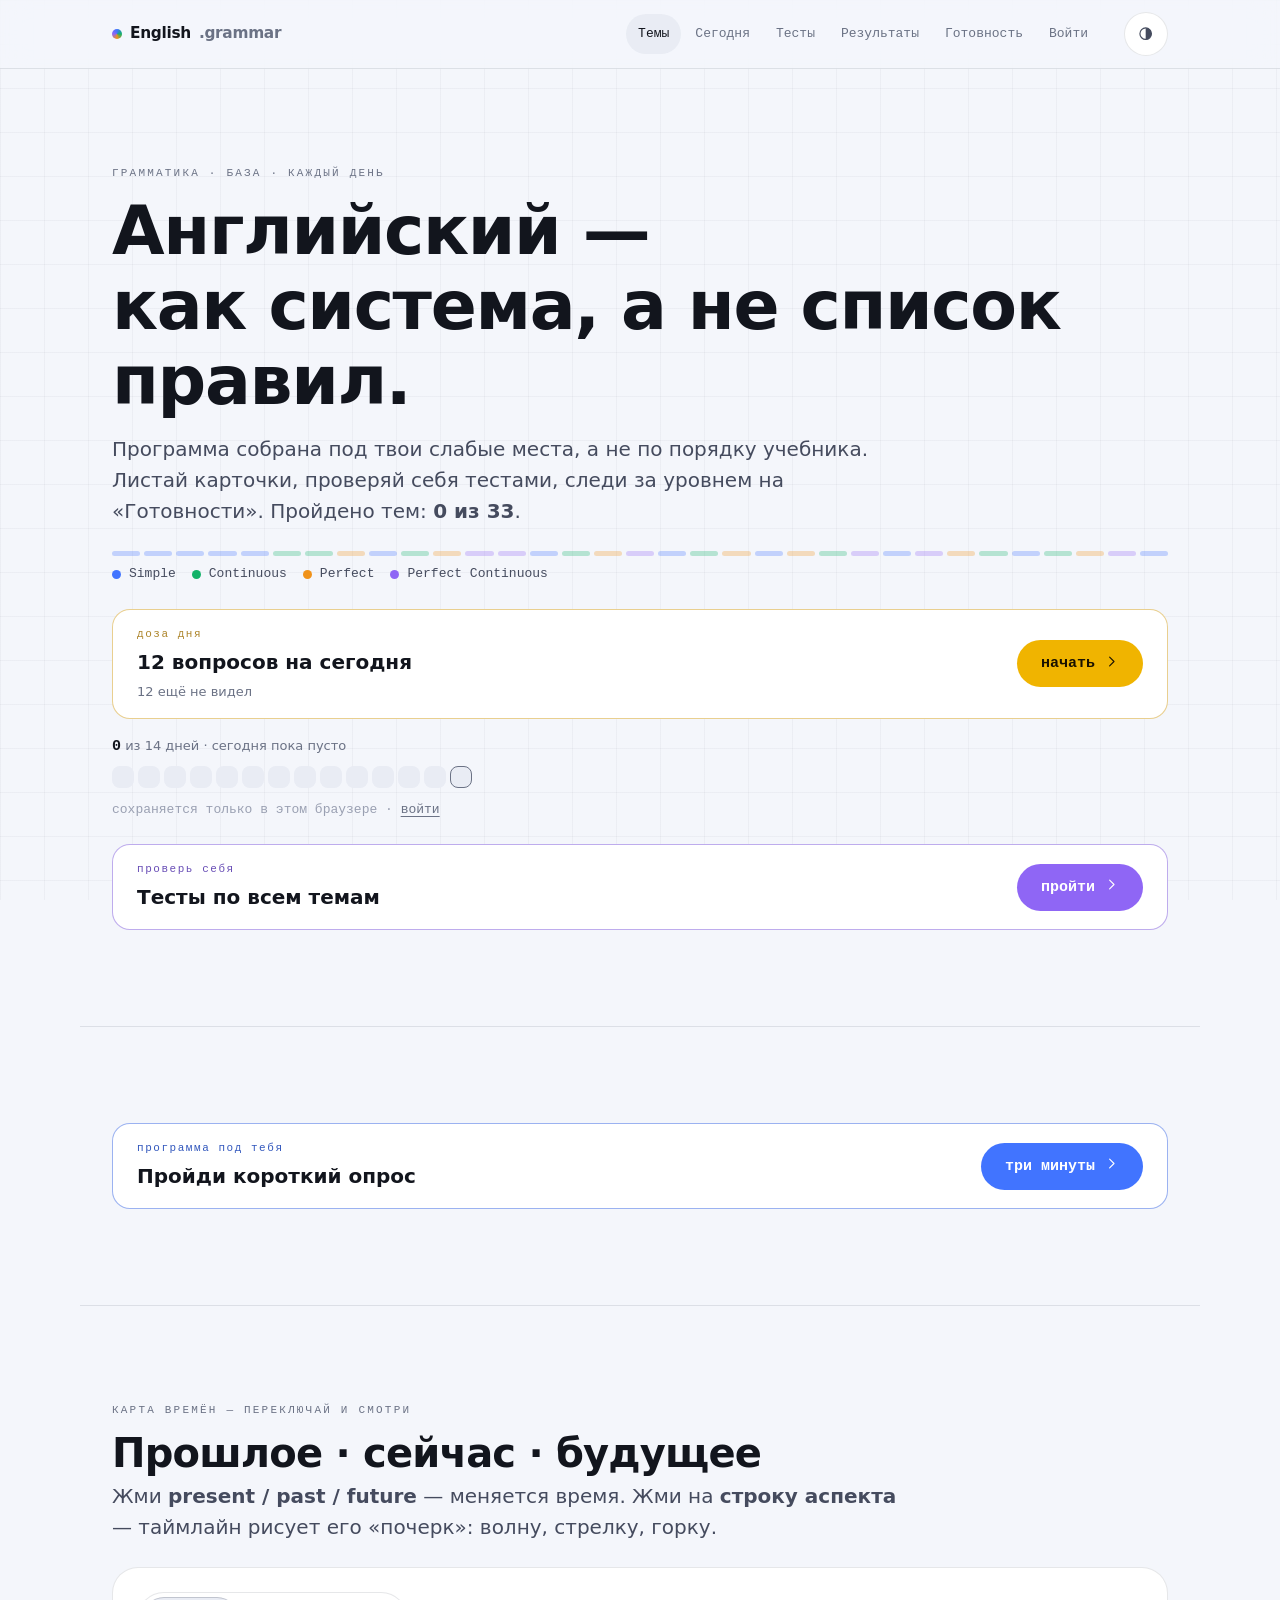
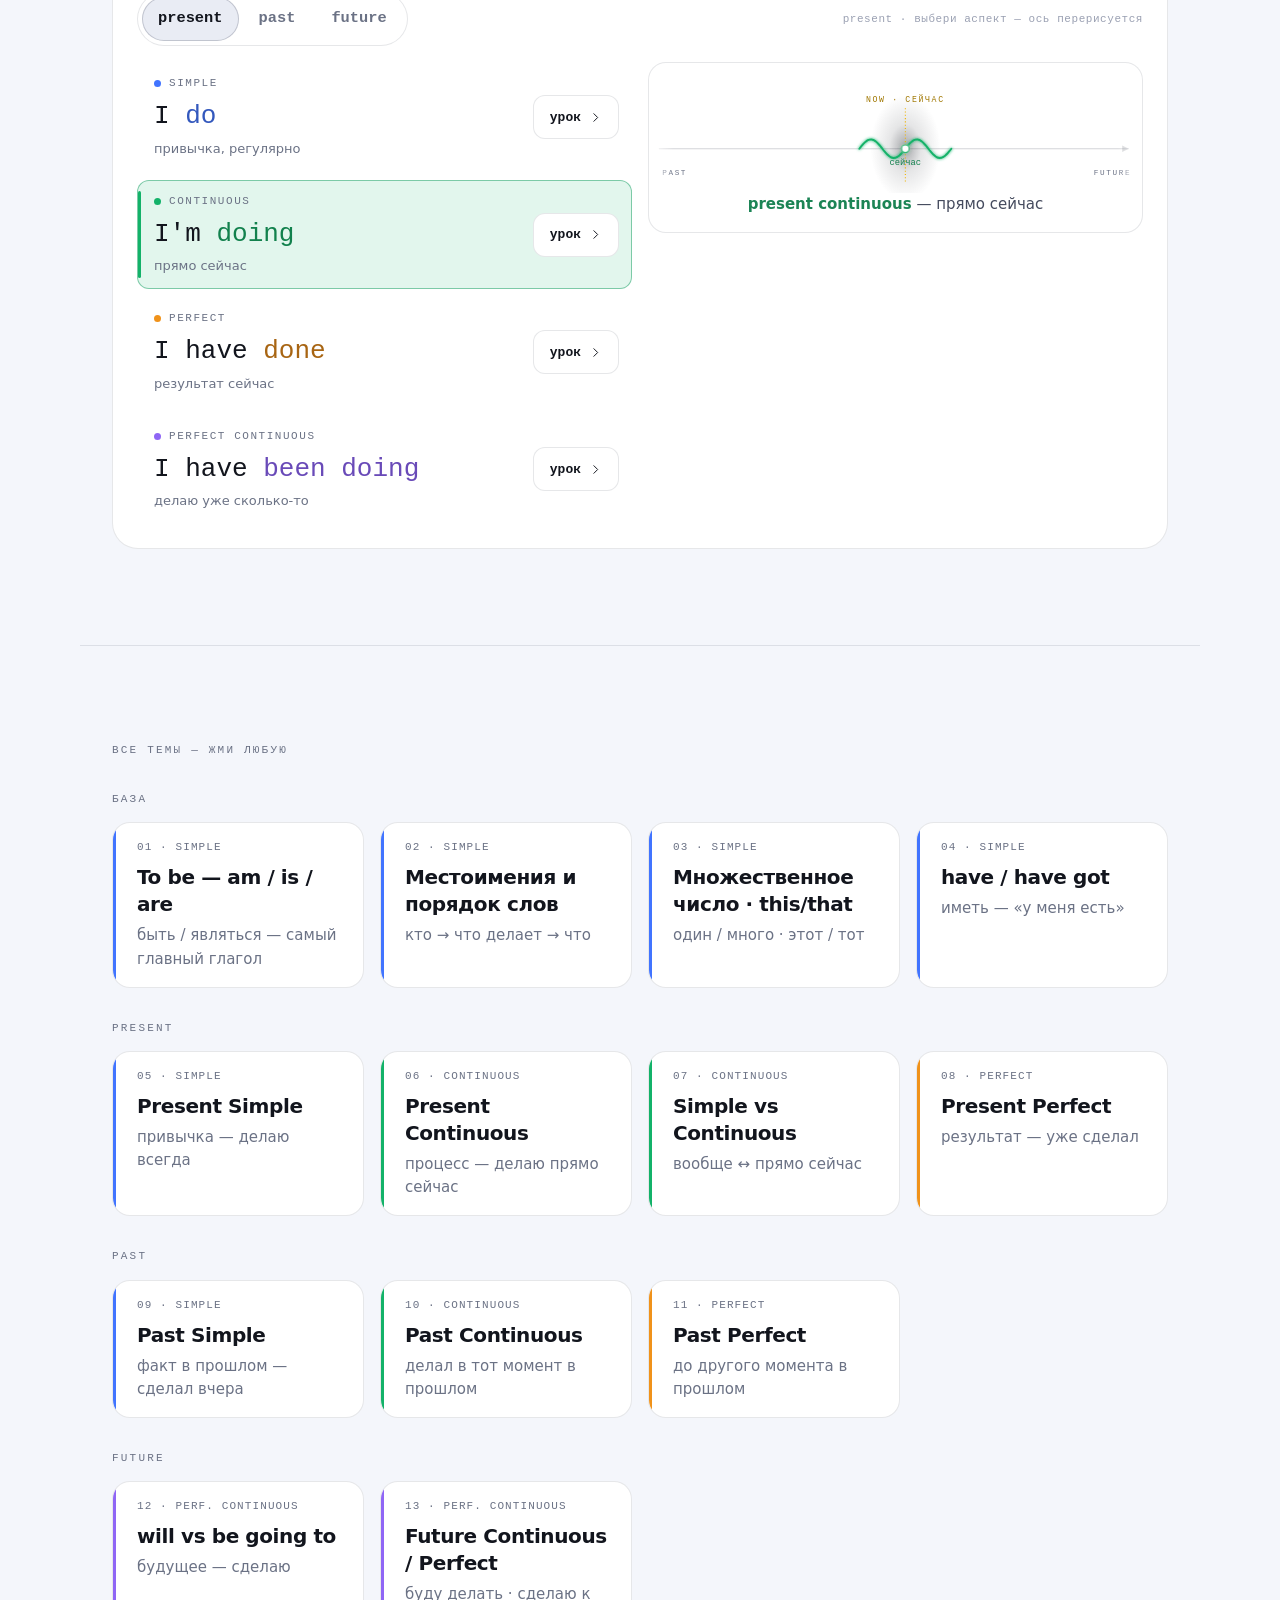
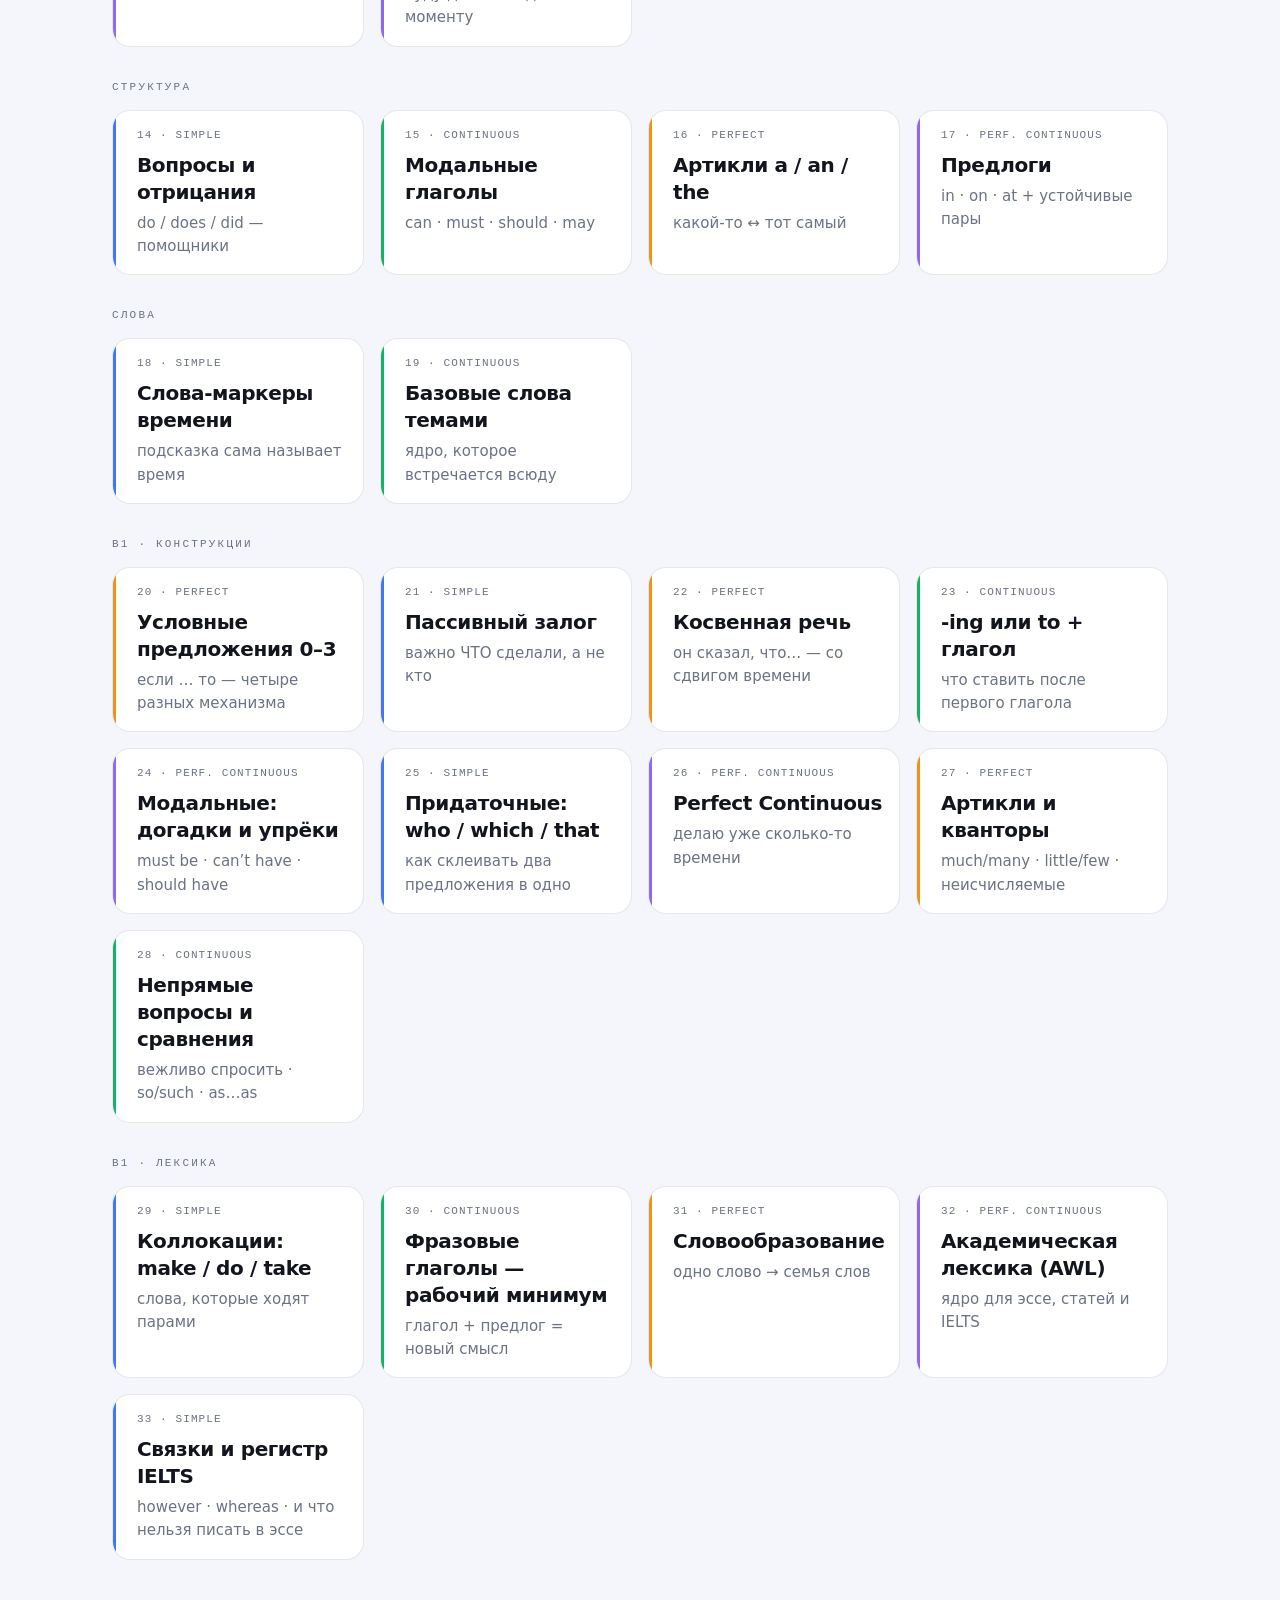
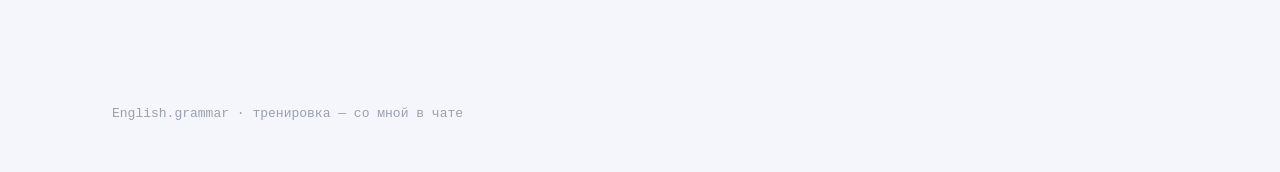
<file: index.html>
<!DOCTYPE html>
<html lang="ru">
<head>
  <meta charset="UTF-8" />
  <meta name="viewport" content="width=device-width, initial-scale=1, viewport-fit=cover" />
  <meta name="color-scheme" content="light dark" />
  <meta name="description" content="langlab — платформа для изучения языков: грамматика как система, анимированные таймлайны, тесты." />
  <title>langlab</title>

  <!-- тема ставится до первой отрисовки, иначе мигает светлым -->
  <script>
    try {
      var t = JSON.parse(localStorage.getItem('langlab.v1') || '{}')?.prefs?.theme;
      if (t === 'light' || t === 'dark') document.documentElement.setAttribute('data-theme', t);
    } catch (e) {}
  </script>

  <!-- дизайн-система: токены → база → примитивы → контент → сборки -->
  <link rel="stylesheet" href="ui/tokens.css" />
  <link rel="stylesheet" href="ui/base.css" />
  <link rel="stylesheet" href="ui/primitives.css" />
  <link rel="stylesheet" href="ui/content.css" />
  <link rel="stylesheet" href="ui/patterns.css" />
</head>
<body>
  <div id="app"></div>
  <script type="module" src="app/main.js"></script>
</body>
</html>
</file>
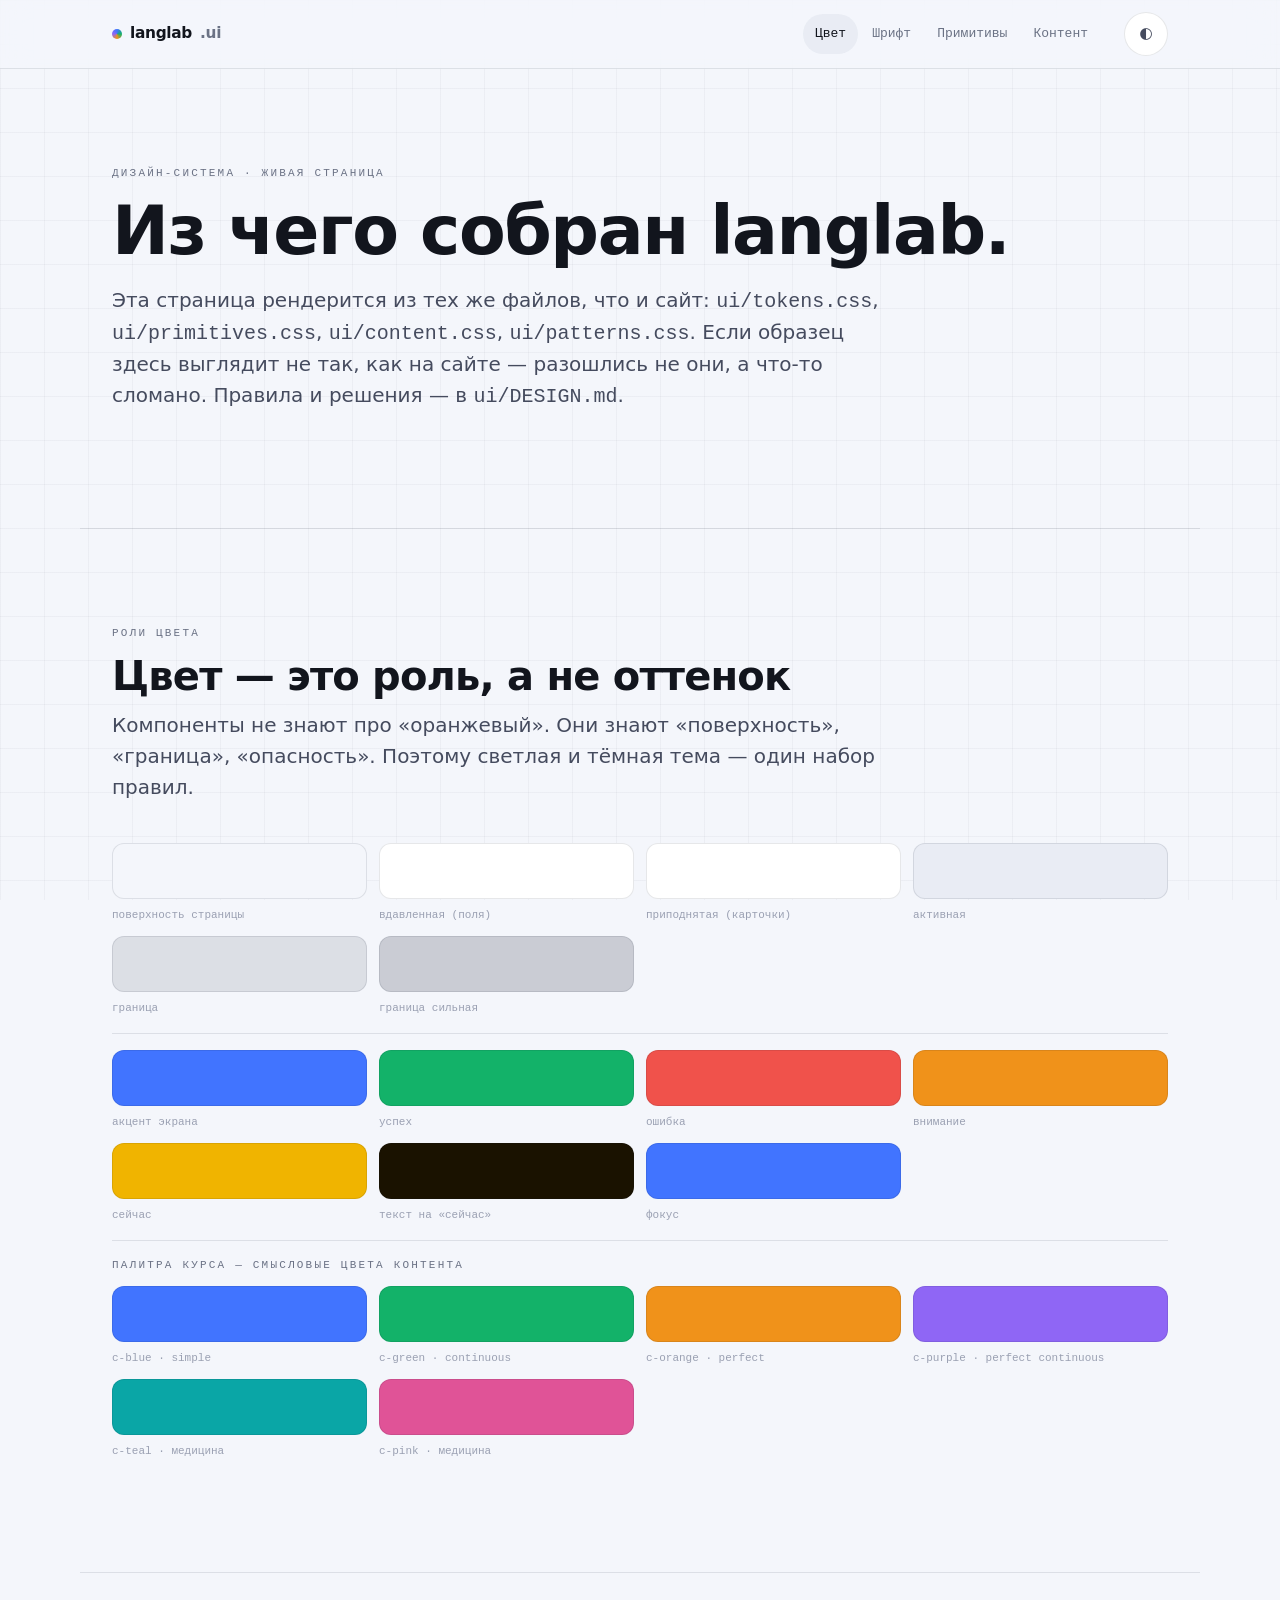
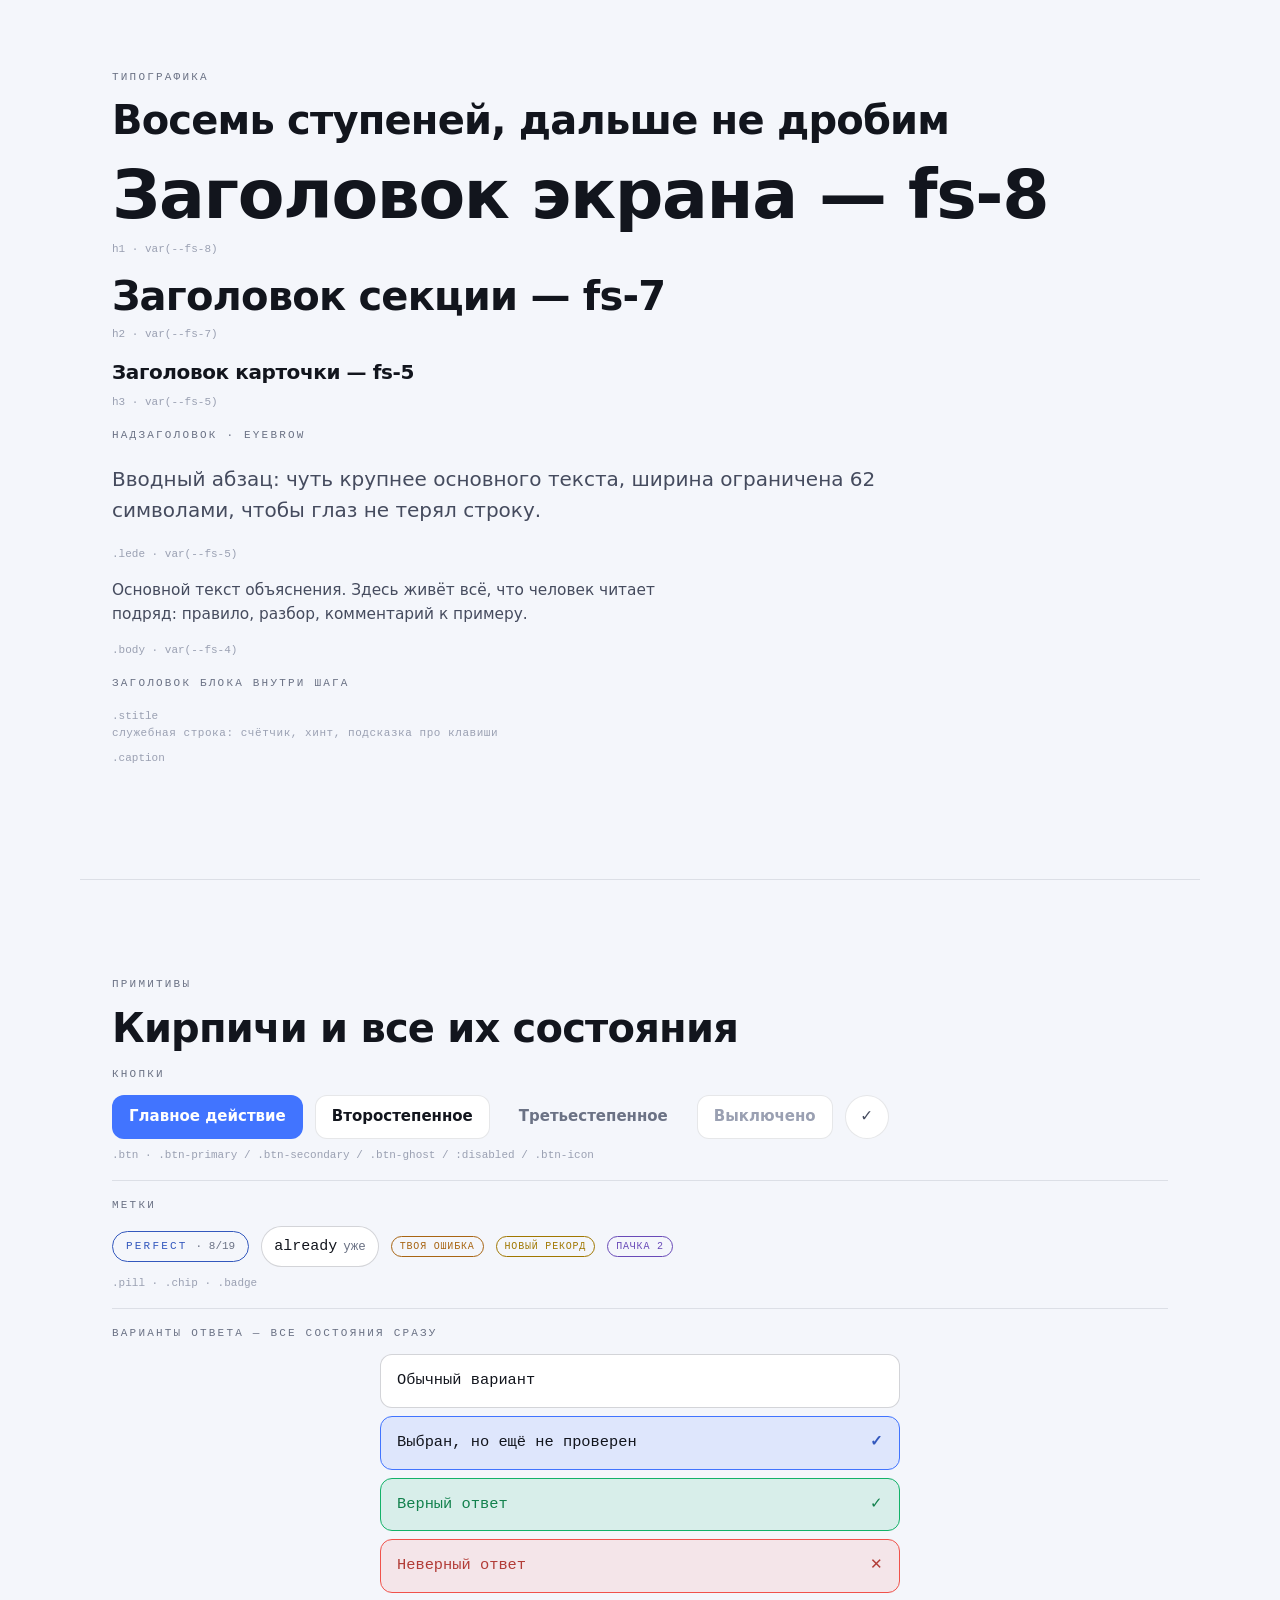
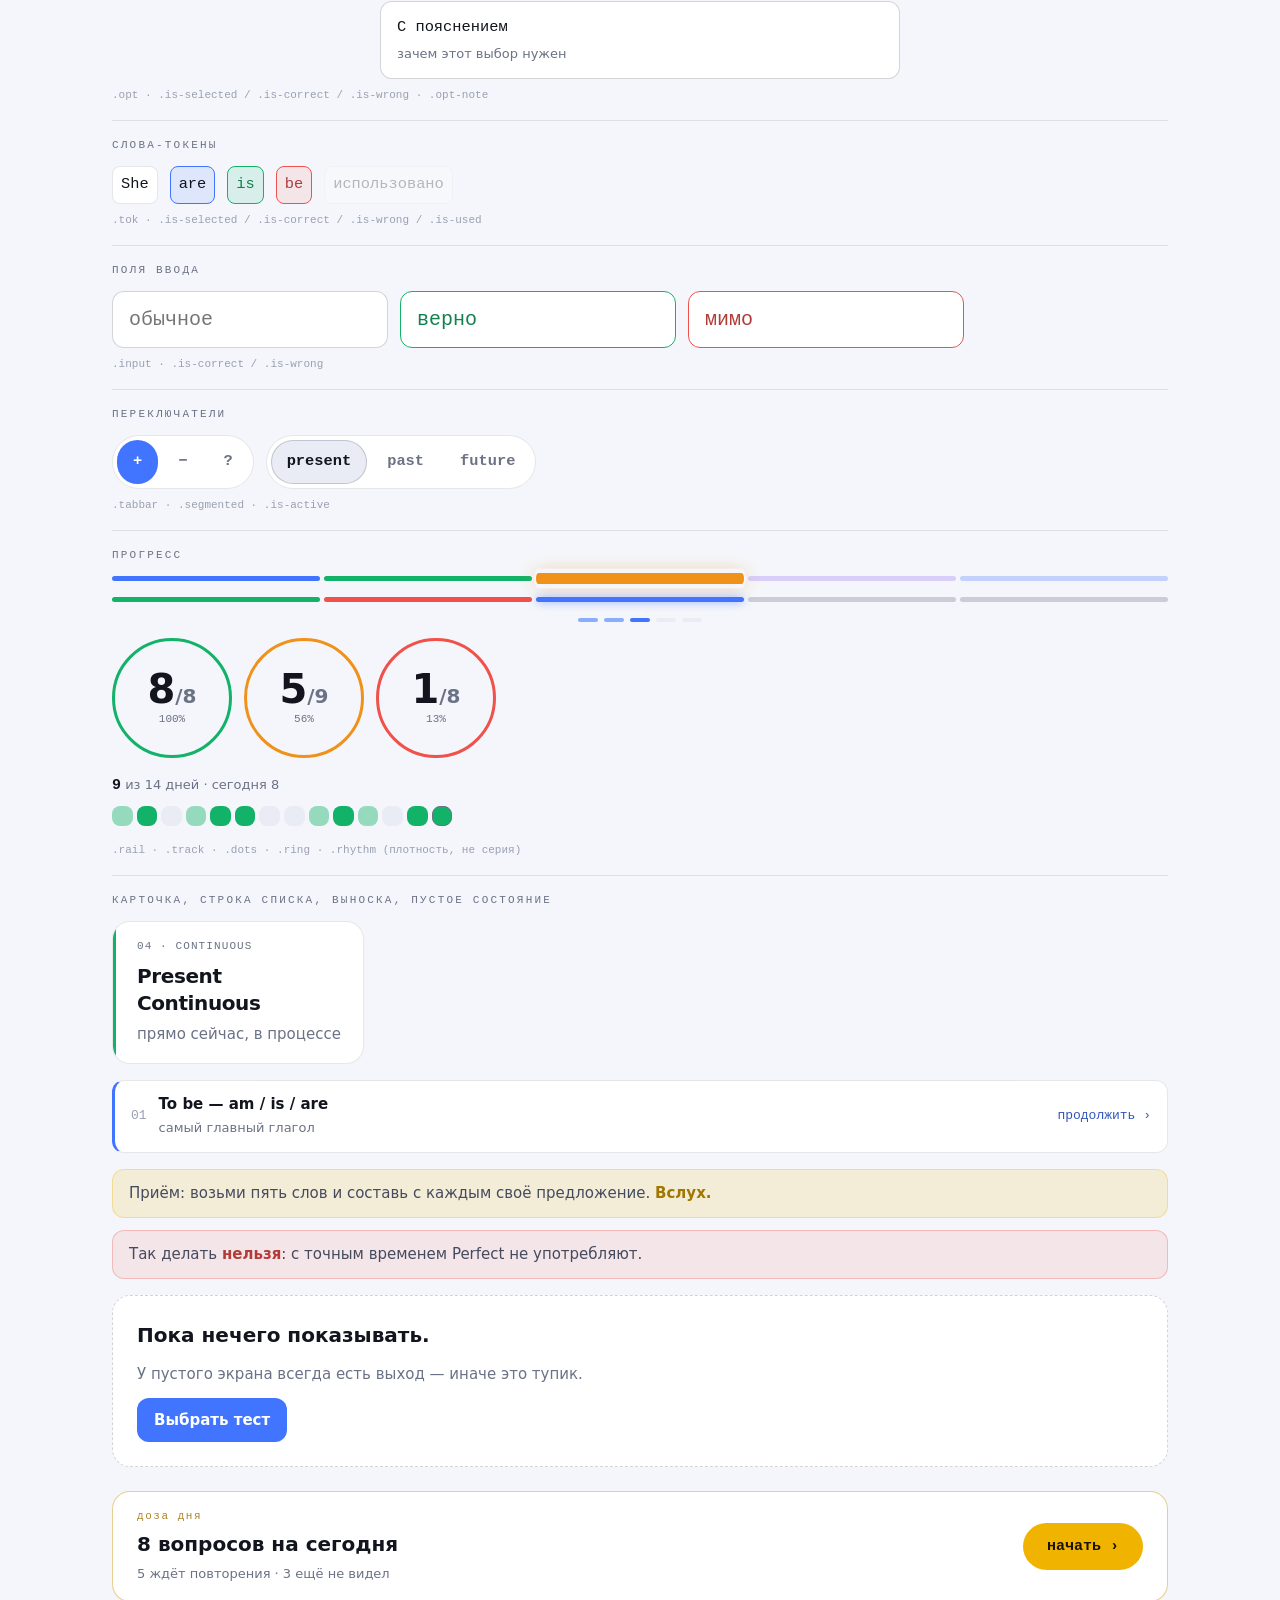
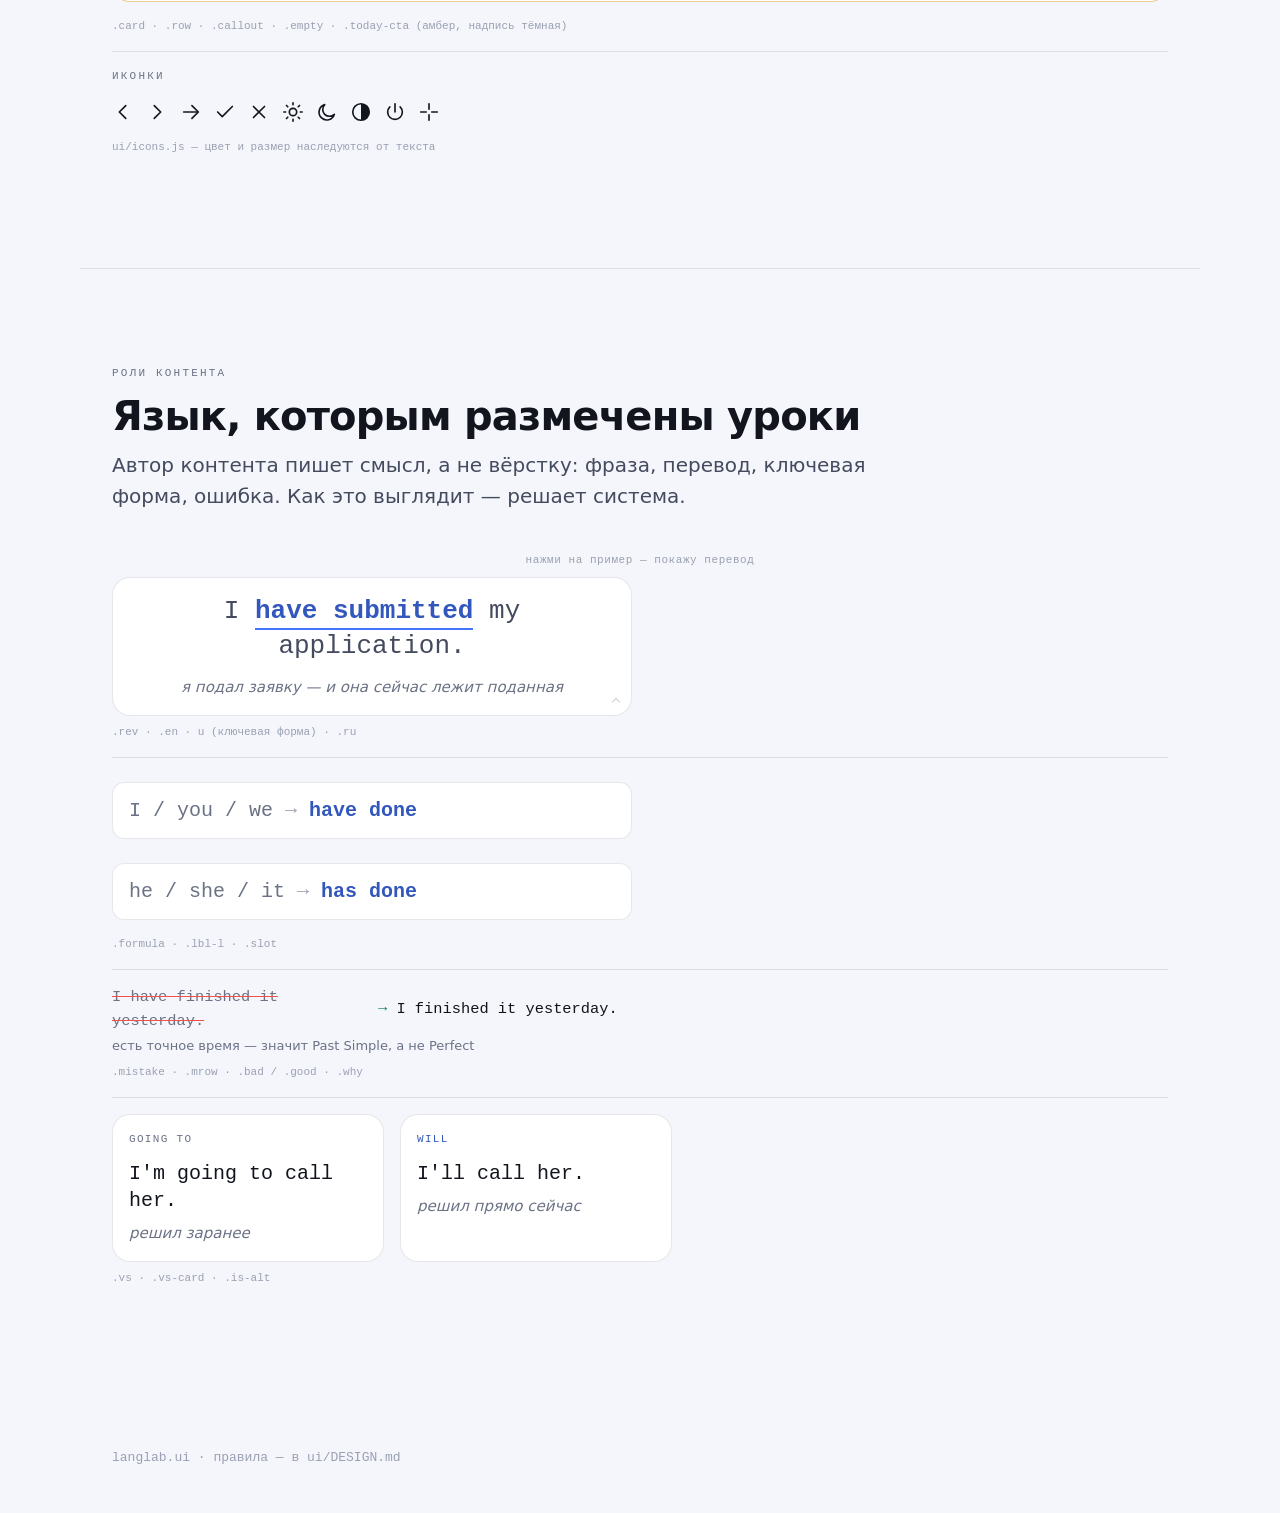
<file: styleguide.html>
<!DOCTYPE html>
<html lang="ru">
<head>
  <meta charset="UTF-8" />
  <meta name="viewport" content="width=device-width, initial-scale=1, viewport-fit=cover" />
  <meta name="color-scheme" content="light dark" />
  <title>Дизайн-система — langlab</title>

  <link rel="stylesheet" href="ui/tokens.css" />
  <link rel="stylesheet" href="ui/base.css" />
  <link rel="stylesheet" href="ui/primitives.css" />
  <link rel="stylesheet" href="ui/content.css" />
  <link rel="stylesheet" href="ui/patterns.css" />
  <style>
    /* только для этой страницы: сетка образцов и подписи к ним */
    .sg-row { display: flex; flex-wrap: wrap; gap: var(--s-3); align-items: center; }
    .sg-grid { display: grid; gap: var(--s-3); grid-template-columns: repeat(auto-fill, minmax(210px, 1fr)); }
    .sg-name { font-family: var(--font-mono); font-size: var(--fs-1); color: var(--text-faint); margin-top: var(--s-2); }
    .sg-swatch { height: 56px; border-radius: var(--r-md); border: 1px solid var(--border); }
    .sg-block { padding: var(--s-4) 0; border-top: 1px solid var(--border); }
    .sg-block:first-of-type { border-top: 0; }
  </style>
</head>
<body>
  <nav class="nav"><div class="nav-inner">
    <a class="brand" href="/"><span class="dot"></span> langlab<span class="dim">.ui</span></a>
    <div class="nav-links">
      <a href="#colors" class="active">Цвет</a><a href="#type">Шрифт</a><a href="#prim">Примитивы</a><a href="#content">Контент</a>
    </div>
    <button class="btn btn-secondary btn-icon" id="theme" type="button" title="Сменить тему">◐</button>
  </div></nav>

  <header class="section wrap">
    <p class="eyebrow">дизайн-система · живая страница</p>
    <h1>Из чего собран langlab.</h1>
    <p class="lede" style="margin-top:var(--s-4)">Эта страница рендерится из тех же файлов, что и сайт:
      <code>ui/tokens.css</code>, <code>ui/primitives.css</code>, <code>ui/content.css</code>,
      <code>ui/patterns.css</code>. Если образец здесь выглядит не так, как на сайте — разошлись не они,
      а что-то сломано. Правила и решения — в <code>ui/DESIGN.md</code>.</p>
  </header>

  <!-- ===================== ЦВЕТ ===================== -->
  <section class="section wrap" id="colors">
    <p class="eyebrow">роли цвета</p>
    <h2>Цвет — это роль, а не оттенок</h2>
    <p class="lede" style="margin:var(--s-3) 0 var(--s-5)">Компоненты не знают про «оранжевый».
      Они знают «поверхность», «граница», «опасность». Поэтому светлая и тёмная тема — один набор правил.</p>

    <div class="sg-block">
      <div class="sg-grid" id="surfaces"></div>
    </div>
    <div class="sg-block">
      <div class="sg-grid" id="states"></div>
    </div>
    <div class="sg-block">
      <p class="eyebrow">палитра курса — смысловые цвета контента</p>
      <div class="sg-grid" id="course"></div>
    </div>
  </section>

  <!-- ===================== ШРИФТ ===================== -->
  <section class="section wrap" id="type">
    <p class="eyebrow">типографика</p>
    <h2>Восемь ступеней, дальше не дробим</h2>
    <div class="sg-block">
      <h1>Заголовок экрана — fs-8</h1><div class="sg-name">h1 · var(--fs-8)</div>
      <h2 style="margin-top:var(--s-4)">Заголовок секции — fs-7</h2><div class="sg-name">h2 · var(--fs-7)</div>
      <h3 style="margin-top:var(--s-4)">Заголовок карточки — fs-5</h3><div class="sg-name">h3 · var(--fs-5)</div>
      <p class="eyebrow" style="margin-top:var(--s-4)">надзаголовок · eyebrow</p>
      <p class="lede">Вводный абзац: чуть крупнее основного текста, ширина ограничена 62 символами,
        чтобы глаз не терял строку.</p><div class="sg-name">.lede · var(--fs-5)</div>
      <p class="body" style="margin-top:var(--s-4)">Основной текст объяснения. Здесь живёт всё, что человек
        читает подряд: правило, разбор, комментарий к примеру.</p><div class="sg-name">.body · var(--fs-4)</div>
      <div class="stitle" style="margin-top:var(--s-4)">заголовок блока внутри шага</div><div class="sg-name">.stitle</div>
      <div class="caption">служебная строка: счётчик, хинт, подсказка про клавиши</div><div class="sg-name">.caption</div>
    </div>
  </section>

  <!-- ===================== ПРИМИТИВЫ ===================== -->
  <section class="section wrap" id="prim">
    <p class="eyebrow">примитивы</p>
    <h2>Кирпичи и все их состояния</h2>

    <div class="sg-block">
      <p class="eyebrow">кнопки</p>
      <div class="sg-row">
        <button class="btn btn-primary">Главное действие</button>
        <button class="btn btn-secondary">Второстепенное</button>
        <button class="btn btn-ghost">Третьестепенное</button>
        <button class="btn btn-primary" disabled>Выключено</button>
        <button class="btn btn-secondary btn-icon" title="Иконка">✓</button>
      </div>
      <div class="sg-name">.btn · .btn-primary / .btn-secondary / .btn-ghost / :disabled / .btn-icon</div>
    </div>

    <div class="sg-block">
      <p class="eyebrow">метки</p>
      <div class="sg-row">
        <span class="pill">PERFECT <span class="num">· 8/19</span></span>
        <span class="chip">already<small>уже</small></span>
        <span class="badge badge-mine">твоя ошибка</span>
        <span class="badge badge-new">новый рекорд</span>
        <span class="badge badge-soft">пачка 2</span>
      </div>
      <div class="sg-name">.pill · .chip · .badge</div>
    </div>

    <div class="sg-block">
      <p class="eyebrow">варианты ответа — все состояния сразу</p>
      <div class="opts">
        <button class="opt">Обычный вариант</button>
        <button class="opt is-selected">Выбран, но ещё не проверен</button>
        <button class="opt is-correct" disabled>Верный ответ</button>
        <button class="opt is-wrong" disabled>Неверный ответ</button>
        <button class="opt">С пояснением<small class="opt-note">зачем этот выбор нужен</small></button>
      </div>
      <div class="sg-name">.opt · .is-selected / .is-correct / .is-wrong · .opt-note</div>
    </div>

    <div class="sg-block">
      <p class="eyebrow">слова-токены</p>
      <div class="sg-row">
        <button class="tok">She</button>
        <button class="tok is-selected">are</button>
        <button class="tok is-correct" disabled>is</button>
        <button class="tok is-wrong" disabled>be</button>
        <button class="tok is-used">использовано</button>
      </div>
      <div class="sg-name">.tok · .is-selected / .is-correct / .is-wrong / .is-used</div>
    </div>

    <div class="sg-block">
      <p class="eyebrow">поля ввода</p>
      <div class="sg-row">
        <input class="input" placeholder="обычное" />
        <input class="input is-correct" value="верно" />
        <input class="input is-wrong" value="мимо" />
      </div>
      <div class="sg-name">.input · .is-correct / .is-wrong</div>
    </div>

    <div class="sg-block">
      <p class="eyebrow">переключатели</p>
      <div class="sg-row">
        <div class="tabbar"><button class="is-active">+</button><button>−</button><button>?</button></div>
        <div class="segmented"><button class="is-active">present</button><button>past</button><button>future</button></div>
      </div>
      <div class="sg-name">.tabbar · .segmented · .is-active</div>
    </div>

    <div class="sg-block">
      <p class="eyebrow">прогресс</p>
      <div class="rail" style="margin-bottom:var(--s-4)">
        <span class="seg" style="color:var(--c-blue)"></span>
        <span class="seg" style="color:var(--c-green)"></span>
        <span class="seg is-here" style="color:var(--c-orange)"></span>
        <span class="seg is-todo" style="color:var(--c-purple)"></span>
        <span class="seg is-todo" style="color:var(--c-blue)"></span>
      </div>
      <div class="track" style="margin-bottom:var(--s-4)">
        <i class="is-correct"></i><i class="is-wrong"></i><i class="is-here"></i><i></i><i></i>
      </div>
      <div class="dots" style="margin-bottom:var(--s-4)">
        <i class="is-done"></i><i class="is-done"></i><i class="is-here"></i><i></i><i></i>
      </div>
      <div class="sg-row">
        <div class="ring is-good"><div><div class="ring-num">8<span>/8</span></div><div class="ring-sub">100%</div></div></div>
        <div class="ring is-ok"><div><div class="ring-num">5<span>/9</span></div><div class="ring-sub">56%</div></div></div>
        <div class="ring is-bad"><div><div class="ring-num">1<span>/8</span></div><div class="ring-sub">13%</div></div></div>
      </div>
      <div class="rhythm" style="margin-bottom:var(--s-4);max-width:340px">
        <div class="rhythm-cap"><b>9</b> из 14 дней · сегодня 8</div>
        <div class="rhythm-dots">
          <i class="is-on"></i><i class="is-full"></i><i></i><i class="is-on"></i><i class="is-full"></i>
          <i class="is-full"></i><i></i><i></i><i class="is-on"></i><i class="is-full"></i>
          <i class="is-on"></i><i></i><i class="is-full"></i><i class="is-full is-today"></i>
        </div>
      </div>
      <div class="sg-name">.rail · .track · .dots · .ring · .rhythm (плотность, не серия)</div>
    </div>

    <div class="sg-block">
      <p class="eyebrow">карточка, строка списка, выноска, пустое состояние</p>
      <div class="grid" style="margin-bottom:var(--s-4)">
        <a class="card" style="--accent:var(--c-green)">
          <div class="kicker">04 · CONTINUOUS</div>
          <h3 class="card-title">Present Continuous</h3>
          <p class="card-note">прямо сейчас, в процессе</p>
        </a>
      </div>
      <div class="rows" style="margin-bottom:var(--s-4)">
        <a class="row" style="--accent:var(--c-blue)">
          <span class="row-num">01</span>
          <span class="row-body"><b>To be — am / is / are</b><small>самый главный глагол</small></span>
          <span class="row-go">продолжить ›</span>
        </a>
      </div>
      <div class="callout" style="margin-bottom:var(--s-3)">Приём: возьми пять слов и составь с каждым своё предложение. <b>Вслух.</b></div>
      <div class="callout callout-warn" style="margin-bottom:var(--s-4)">Так делать <b>нельзя</b>: с точным временем Perfect не употребляют.</div>
      <div class="empty">
        <div class="empty-title">Пока нечего показывать.</div>
        <div class="empty-note">У пустого экрана всегда есть выход — иначе это тупик.</div>
        <a class="btn btn-primary">Выбрать тест</a>
      </div>
      <div class="today-block" style="margin-bottom:var(--s-4)">
        <a class="cta today-cta" style="--accent:var(--now)">
          <div>
            <div class="cta-k">доза дня</div>
            <div class="cta-t">8 вопросов на сегодня</div>
            <div class="today-mix">5 ждёт повторения · 3 ещё не видел</div>
          </div>
          <span class="cta-go">начать ›</span>
        </a>
      </div>
      <div class="sg-name">.card · .row · .callout · .empty · .today-cta (амбер, надпись тёмная)</div>
    </div>

    <div class="sg-block">
      <p class="eyebrow">иконки</p>
      <div class="sg-row" id="icons"></div>
      <div class="sg-name">ui/icons.js — цвет и размер наследуются от текста</div>
    </div>
  </section>

  <!-- ===================== КОНТЕНТ ===================== -->
  <section class="section wrap" id="content">
    <p class="eyebrow">роли контента</p>
    <h2>Язык, которым размечены уроки</h2>
    <p class="lede" style="margin:var(--s-3) 0 var(--s-5)">Автор контента пишет смысл, а не вёрстку:
      фраза, перевод, ключевая форма, ошибка. Как это выглядит — решает система.</p>

    <div class="sg-block">
      <div class="ex-hint">нажми на пример — покажу перевод</div>
      <div class="ex-list" style="max-width:520px">
        <div class="rev is-open">
          <div class="en">I <u>have submitted</u> my application.</div>
          <div class="ru">я подал заявку — и она сейчас лежит поданная</div>
        </div>
      </div>
      <div class="sg-name">.rev · .en · u (ключевая форма) · .ru</div>
    </div>

    <div class="sg-block">
      <div class="formulas">
        <div class="formula"><span class="lbl-l">I / you / we</span><span class="op">→</span><span><span class="slot">have done</span></span></div>
        <div class="formula"><span class="lbl-l">he / she / it</span><span class="op">→</span><span><span class="slot">has done</span></span></div>
      </div>
      <div class="sg-name">.formula · .lbl-l · .slot</div>
    </div>

    <div class="sg-block">
      <div class="mistake" style="max-width:520px">
        <div>
          <div class="mrow"><span class="bad">I have finished it yesterday.</span><span class="good">I finished it yesterday.</span></div>
          <div class="why">есть точное время — значит Past Simple, а не Perfect</div>
        </div>
      </div>
      <div class="sg-name">.mistake · .mrow · .bad / .good · .why</div>
    </div>

    <div class="sg-block">
      <div class="vs" style="max-width:560px">
        <div class="vs-card is-alt"><div class="tg">going to</div><div class="en">I'm going to call her.</div><div class="ru">решил заранее</div></div>
        <div class="vs-card"><div class="tg">will</div><div class="en">I'll call her.</div><div class="ru">решил прямо сейчас</div></div>
      </div>
      <div class="sg-name">.vs · .vs-card · .is-alt</div>
    </div>
  </section>

  <footer class="site wrap">langlab.ui · правила — в ui/DESIGN.md</footer>

  <script type="module">
    import { icon } from './ui/icons.js';

    const swatch = (name, varName) =>
      `<div><div class="sg-swatch" style="background:var(${varName})"></div><div class="sg-name">${name}</div></div>`;

    document.querySelector('#surfaces').innerHTML = [
      ['поверхность страницы', '--surface'],
      ['вдавленная (поля)', '--surface-sunken'],
      ['приподнятая (карточки)', '--surface-raised'],
      ['активная', '--surface-active'],
      ['граница', '--border'],
      ['граница сильная', '--border-strong'],
    ].map(([n, v]) => swatch(n, v)).join('');

    document.querySelector('#states').innerHTML = [
      ['акцент экрана', '--accent'],
      ['успех', '--success'],
      ['ошибка', '--danger'],
      ['внимание', '--warn'],
      ['сейчас', '--now'],
      ['текст на «сейчас»', '--on-now'],
      ['фокус', '--focus'],
    ].map(([n, v]) => swatch(n, v)).join('');

    document.querySelector('#course').innerHTML = [
      ['c-blue · simple', '--c-blue'],
      ['c-green · continuous', '--c-green'],
      ['c-orange · perfect', '--c-orange'],
      ['c-purple · perfect continuous', '--c-purple'],
      ['c-teal · медицина', '--c-teal'],
      ['c-pink · медицина', '--c-pink'],
    ].map(([n, v]) => swatch(n, v)).join('');

    document.querySelector('#icons').innerHTML =
      ['chevron-left', 'chevron-right', 'arrow-right', 'check', 'close', 'sun', 'moon', 'contrast', 'logout', 'spark']
        .map(n => `<span title="${n}" style="font-size:22px">${icon(n)}</span>`).join('');

    /* переключатель темы — тот же порядок, что и на сайте */
    const order = ['system', 'light', 'dark'];
    let i = 0;
    document.querySelector('#theme').addEventListener('click', () => {
      i = (i + 1) % order.length;
      const t = order[i];
      if (t === 'system') document.documentElement.removeAttribute('data-theme');
      else document.documentElement.setAttribute('data-theme', t);
      document.querySelector('#theme').textContent = t === 'light' ? '☀' : t === 'dark' ? '☾' : '◐';
    });
  </script>
</body>
</html>
</file>
<file: ui/tokens.css>
/* ============================================================
   TOKENS — единственный источник цвета, размера и движения.

   Три слоя, и это важно:
     1. ПАЛИТРА     — сырые цвета. В компонентах не используются никогда.
     2. РОЛИ        — что этот цвет значит (поверхность, текст, граница,
                      успех…). Компоненты обращаются только сюда.
     3. ШКАЛЫ       — типографика, ритм, радиусы, движение.

   Правило: если в компоненте появился --c-orange или #ffd233 — значит
   не хватает роли, надо завести её здесь, а не красить по месту.

   Светлая и тёмная описаны одной строкой на токен через light-dark():
   переключение = смена color-scheme на <html>.
     нет data-theme        → тема как в системе
     data-theme="light|dark" → выбор пользователя
   ============================================================ */

:root {
  color-scheme: light dark;

  /* ------------------------------------------------------------
     1. ПАЛИТРА (сырые значения, только для слоя ролей ниже)
     ------------------------------------------------------------ */
  /* Цвета фигур: линии, заливки, диаграммы. В светлой теме они ЯРКИЕ —
     тёмный «читаемый» оттенок нужен только тексту, см. --*-ink ниже.
     Если красить фигуры текстовым цветом, светлая тема выглядит грязной. */
  --p-blue:   light-dark(#4174ff, #5f8bff);
  --p-green:  light-dark(#13b269, #35d488);
  --p-orange: light-dark(#f0921a, #f5a63b);
  --p-purple: light-dark(#8f66f5, #ac8cf6);
  --p-amber:  light-dark(#f0b400, #ffd233);
  --p-red:    light-dark(#f0524b, #ff6b6b);
  /* добавлены под медицинский курс: там предметов восемь, а не четыре аспекта */
  --p-teal:   light-dark(#0aa6a6, #2fd0cb);
  --p-pink:   light-dark(#e05397, #f27ab4);

  --p-ink-0: light-dark(#12151d, #f3f4f8);
  --p-ink-1: light-dark(#454b5e, #b9bdca);
  --p-ink-2: light-dark(#6b7285, #7d8294);
  --p-ink-3: light-dark(#9aa0b2, #565b6b);

  /* Бумага: страница чуть серее карточек, иначе в светлой теме
     карточка не читается как приподнятая. */
  --p-paper-0: light-dark(#f4f6fb, #0a0b10);
  --p-paper-1: light-dark(#ffffff, #0e1017);
  --p-paper-2: light-dark(#ffffff, #14161f);
  --p-paper-3: light-dark(#e9ecf4, #1b1e29);

  /* ------------------------------------------------------------
     2. РОЛИ — этим пользуются компоненты
     ------------------------------------------------------------ */

  /* поверхности: от «фон страницы» к «приподнято» */
  --surface:        var(--p-paper-0);
  --surface-sunken: var(--p-paper-1);   /* поля ввода, вдавленные блоки */
  --surface-raised: var(--p-paper-2);   /* карточки */
  --surface-active: var(--p-paper-3);   /* выбранный пункт, нажатое состояние */
  --surface-grid:   light-dark(rgba(15, 20, 40, 0.035), rgba(255, 255, 255, 0.028));

  /* границы */
  --border:        light-dark(rgba(15, 20, 40, 0.10), rgba(255, 255, 255, 0.07));
  --border-strong: light-dark(rgba(15, 20, 40, 0.18), rgba(255, 255, 255, 0.12));

  /* текст: четыре ступени, дальше не дробим */
  --text:        var(--p-ink-0);
  --text-soft:   var(--p-ink-1);   /* основной текст абзацев */
  --text-dim:    var(--p-ink-2);   /* второстепенное, подписи */
  --text-faint:  var(--p-ink-3);   /* служебное: хинты, оси */

  /* акцент — задаётся экраном (курс, урок, тест), это его цвет.
     Два токена вместо одного, и это принципиально:
       --accent      — фигуры: заливка кнопки, линия на оси, грань карточки
       --accent-ink  — текст этим цветом на светлой поверхности
     В тёмной теме они совпадают, в светлой ink темнее ровно настолько,
     чтобы мелкий текст читался, а фигуры оставались живыми. */
  --accent:    var(--p-blue);
  --on-accent: light-dark(#ffffff, #06070c);

  /* состояния ответа и прогресса — та же пара «фигура / текст» */
  --success:      var(--p-green);
  --success-ink:  light-dark(color-mix(in oklab, var(--p-green) 72%, #04140c), var(--p-green));
  --success-soft: color-mix(in oklab, var(--p-green) 12%, transparent);
  --danger:       var(--p-red);
  --danger-ink:   light-dark(color-mix(in oklab, var(--p-red) 74%, #1a0605), var(--p-red));
  --danger-soft:  color-mix(in oklab, var(--p-red) 10%, transparent);
  --warn:         var(--p-orange);
  --warn-ink:     light-dark(color-mix(in oklab, var(--p-orange) 70%, #170c02), var(--p-orange));
  --warn-soft:    color-mix(in oklab, var(--p-orange) 14%, transparent);
  --now:          var(--p-amber);   /* «сейчас» на оси времени */
  --now-ink:      light-dark(color-mix(in oklab, var(--p-amber) 66%, #1a1200), var(--p-amber));
  --now-soft:     color-mix(in oklab, var(--p-amber) 14%, transparent);
  /* Текст на жёлтой заливке. `--on-accent` белый, и на всех акцентах курса
     это верно — кроме амбера: белым по #f0b400 получается 1.9:1, то есть
     надпись, которой нет. Амбер яркий в обеих темах, поэтому пара к нему
     одна и тёмная. Нужен там, где «сейчас» становится заливкой, а не
     линией: кнопка дозы дня. */
  --on-now:       #1a1200;

  --focus: var(--p-blue);

  /* палитра курса: смысловые цвета контента (аспекты, группы).
     Курс сам решает, что чем красить — см. content/<курс>/index.js */
  --c-blue:   var(--p-blue);
  --c-green:  var(--p-green);
  --c-orange: var(--p-orange);
  --c-purple: var(--p-purple);
  --c-teal:   var(--p-teal);
  --c-pink:   var(--p-pink);
  --c-now:    var(--p-amber);

  /* те же цвета для текста: в светлой теме темнее, в тёмной — те же */
  --c-blue-ink:   light-dark(color-mix(in oklab, var(--p-blue) 74%, #0c101c), var(--p-blue));
  --c-green-ink:  light-dark(color-mix(in oklab, var(--p-green) 72%, #04140c), var(--p-green));
  --c-orange-ink: light-dark(color-mix(in oklab, var(--p-orange) 70%, #170c02), var(--p-orange));
  --c-purple-ink: light-dark(color-mix(in oklab, var(--p-purple) 74%, #0d0620), var(--p-purple));
  --c-teal-ink:   light-dark(color-mix(in oklab, var(--p-teal) 72%, #04161a), var(--p-teal));
  --c-pink-ink:   light-dark(color-mix(in oklab, var(--p-pink) 74%, #1a0512), var(--p-pink));
  --c-now-ink:    light-dark(color-mix(in oklab, var(--p-amber) 66%, #1a1200), var(--p-amber));

  /* ------------------------------------------------------------
     3. ШКАЛЫ
     ------------------------------------------------------------ */

  /* типографика: шрифты */
  --font-sans: -apple-system, "SF Pro Display", "SF Pro Text", "Inter",
               system-ui, "Segoe UI", Roboto, sans-serif;
  --font-mono: "SF Mono", "JetBrains Mono", "Fira Code", ui-monospace,
               Menlo, Monaco, "Cascadia Code", monospace;

  /* типографика: размеры. Восемь ступеней — больше не заводим,
     произвольные clamp() по месту запрещены. */
  --fs-1: 11px;                        /* служебное: eyebrow, хинт */
  --fs-2: 13px;                        /* подписи, мелкие метки */
  --fs-3: 15px;                        /* мелкий текст, кнопки */
  --fs-4: clamp(15px, 1.2vw, 17px);    /* основной текст */
  --fs-5: clamp(17px, 2.4vw, 20px);    /* крупный текст, лид */
  --fs-6: clamp(19px, 3.4vw, 26px);    /* подзаголовок, предложение урока */
  --fs-7: clamp(23px, 5vw, 40px);      /* заголовок секции */
  --fs-8: clamp(30px, 7vw, 68px);      /* заголовок экрана */

  --lh-tight: 1.1;
  --lh-snug:  1.35;
  --lh-text:  1.55;

  --track-wide: 0.2em;    /* разрядка для eyebrow/меток капсом */

  /* ритм: 4px-сетка */
  --s-1: 4px;   --s-2: 8px;   --s-3: 12px;  --s-4: 16px;
  --s-5: 24px;  --s-6: 32px;  --s-7: 48px;  --s-8: 64px;  --s-9: 96px;

  /* радиусы */
  --r-sm: 8px;  --r-md: 12px;  --r-lg: 18px;  --r-xl: 26px;  --r-pill: 999px;

  /* тени */
  --shadow:    light-dark(0 18px 44px -24px rgba(15, 20, 40, 0.35),
                          0 20px 60px -20px rgba(0, 0, 0, 0.7));
  --shadow-sm: light-dark(0 2px 10px -6px rgba(15, 20, 40, 0.35),
                          0 2px 10px -6px rgba(0, 0, 0, 0.6));

  /* движение: три длительности и одна кривая на весь проект */
  --dur-1: 120ms;   /* отклик на нажатие, смена цвета */
  --dur-2: 240ms;   /* появление блока, раскрытие */
  --dur-3: 420ms;   /* смена шага, крупный переход */
  --ease: cubic-bezier(0.2, 0.7, 0.2, 1);

  /* габариты */
  --maxw: 1120px;
  --maxw-text: 62ch;    /* длина строки, за которую не выходим */
  --maxw-stage: 640px;  /* ширина рабочей области урока и теста */
  --tap: 44px;          /* минимальная площадь нажатия */
}

/* Производные акцента объявлены для ВСЕХ элементов, а не только для :root, —
   и это не стилистика, а необходимость. Значение var() подставляется там, где
   свойство объявлено: объяви мы их на :root, они бы навсегда запомнили корневой
   синий, и урок с оранжевым акцентом получал бы синюю подсветку выбора.
   Здесь же каждый элемент считает их от того --accent, который до него дошёл. */
*, *::before, *::after {
  --accent-ink:  light-dark(color-mix(in oklab, var(--accent) 74%, #0c101c), var(--accent));
  --accent-soft: color-mix(in oklab, var(--accent) 12%, transparent);
  --accent-line: color-mix(in oklab, var(--accent) 45%, var(--border));
}

:root[data-theme="light"] { color-scheme: light; }
:root[data-theme="dark"]  { color-scheme: dark; }

@media (prefers-reduced-motion: reduce) {
  *, *::before, *::after {
    animation-duration: 0.01ms !important;
    animation-iteration-count: 1 !important;
    transition-duration: 0.01ms !important;
    scroll-behavior: auto !important;
  }
}
</file>
<file: ui/base.css>
/* ============================================================
   BASE — сброс, каркас страницы, типографические роли, шапка.
   Mobile-first: базовые правила = телефон, медиа-запросы только вверх.
   ============================================================ */

*, *::before, *::after { box-sizing: border-box; }

html {
  -webkit-text-size-adjust: 100%;
  scroll-behavior: smooth;
}

body {
  margin: 0;
  font-family: var(--font-sans);
  font-size: var(--fs-4);
  line-height: var(--lh-text);
  color: var(--text);
  background: var(--surface);
  background-image:
    linear-gradient(var(--surface-grid) 1px, transparent 1px),
    linear-gradient(90deg, var(--surface-grid) 1px, transparent 1px);
  background-size: 44px 44px, 44px 44px;
  background-attachment: fixed;
  -webkit-font-smoothing: antialiased;
  text-rendering: optimizeLegibility;
  min-height: 100vh;
  overflow-x: hidden;
}

a { color: inherit; text-decoration: none; }
img, svg { max-width: 100%; }
button, input { font: inherit; color: inherit; }
button { -webkit-tap-highlight-color: transparent; }
::selection { background: color-mix(in oklab, var(--focus) 30%, transparent); }

/* фокус виден всегда и одинаково — на кнопках, ссылках и карточках */
:focus-visible {
  outline: 2px solid var(--focus);
  outline-offset: 2px;
  border-radius: var(--r-sm);
}

* { scrollbar-width: thin; scrollbar-color: var(--border-strong) transparent; }
*::-webkit-scrollbar { width: 10px; height: 10px; }
*::-webkit-scrollbar-thumb {
  background: var(--border-strong); border-radius: var(--r-pill);
  border: 3px solid transparent; background-clip: padding-box;
}

/* ============================================================
   Каркас
   ============================================================ */
.wrap { width: 100%; max-width: var(--maxw); margin: 0 auto; padding-inline: var(--s-4); }
.section { padding-block: var(--s-7); }
.section + .section { border-top: 1px solid var(--border); }

@media (min-width: 720px) {
  .wrap { padding-inline: var(--s-6); }
  .section { padding-block: var(--s-9); }
}

/* ============================================================
   Типографические роли.
   Восемь ступеней из tokens.css, у каждой — своё назначение.
   Произвольные размеры по месту не заводим.
   ============================================================ */
h1, h2, h3 { font-weight: 800; letter-spacing: -0.02em; margin: 0; }
h1 { font-size: var(--fs-8); line-height: var(--lh-tight); }
h2 { font-size: var(--fs-7); line-height: var(--lh-tight); }
h3 { font-size: var(--fs-5); line-height: var(--lh-snug); }

/* надзаголовок: маленькими капсом, всегда над h1/h2 */
.eyebrow {
  font-family: var(--font-mono);
  font-size: var(--fs-1);
  letter-spacing: var(--track-wide);
  text-transform: uppercase;
  color: var(--text-dim);
  margin: 0 0 var(--s-3);
}

/* вводный абзац под заголовком */
.lede {
  color: var(--text-soft);
  font-size: var(--fs-5);
  max-width: var(--maxw-text);
}

/* заголовок блока внутри шага урока */
.stitle {
  font-family: var(--font-mono);
  font-size: var(--fs-1);
  letter-spacing: var(--track-wide);
  text-transform: uppercase;
  color: var(--text-dim);
  margin-bottom: var(--s-4);
}

/* служебная строка: хинт, счётчик, подсказка про клавиши */
.caption {
  font-family: var(--font-mono);
  font-size: var(--fs-1);
  color: var(--text-faint);
  letter-spacing: 0.05em;
}

.mono { font-family: var(--font-mono); }
.dim  { color: var(--text-dim); }
.center { text-align: center; }

footer.site {
  padding-block: var(--s-7);
  color: var(--text-faint);
  font-family: var(--font-mono);
  font-size: var(--fs-2);
}

/* ============================================================
   Шапка
   ============================================================ */
/* Полоса «вход истёк». Стоит НАД шапкой и не липкая: сказать надо
   один раз и внятно, а не возить предупреждение за собой по экрану. */
.nav-stale {
  background: var(--warn-soft); color: var(--warn-ink);
  border-bottom: 1px solid var(--warn);
  font-family: var(--font-mono); font-size: var(--fs-2);
  padding: 10px var(--s-4); text-align: center;
}
.nav-stale a { text-decoration: underline; text-underline-offset: 3px; font-weight: 700; }

.nav {
  position: sticky; top: 0; z-index: 50;
  backdrop-filter: blur(14px) saturate(140%);
  background: color-mix(in oklab, var(--surface) 78%, transparent);
  border-bottom: 1px solid var(--border);
}
.nav-inner {
  max-width: var(--maxw); margin: 0 auto;
  padding: var(--s-2) var(--s-4);
  display: flex; align-items: center; gap: var(--s-3);
}
.brand {
  display: flex; align-items: center; gap: var(--s-2);
  font-weight: 800; letter-spacing: -0.02em; font-size: var(--fs-3);
  flex: none;
}
.brand .dot {
  width: 10px; height: 10px; border-radius: 50%; flex: none;
  background: conic-gradient(var(--c-blue), var(--c-green), var(--c-orange), var(--c-purple), var(--c-blue));
}
/* на узком экране бренду хватает имени — место нужно ссылкам */
@media (max-width: 520px) { .brand .dim { display: none; } }

.nav-links {
  margin-left: auto;
  display: flex; gap: 2px; align-items: center;
  overflow-x: auto;
  scrollbar-width: none;
  -webkit-overflow-scrolling: touch;
}
.nav-links::-webkit-scrollbar { display: none; }
.nav-links a, .nav-acc {
  font-family: var(--font-mono); font-size: var(--fs-2); color: var(--text-dim);
  padding: 10px; border-radius: var(--r-pill);
  transition: color var(--dur-1) var(--ease), background var(--dur-1) var(--ease);
  white-space: nowrap; border: 0; background: transparent; cursor: pointer;
}
.nav-links a.active, .nav-acc.active { color: var(--text); background: var(--surface-active); }
.nav-acc { display: inline-flex; align-items: center; gap: 6px; max-width: 14ch; }
.nav-acc .i { color: var(--text-faint); }
@media (hover: hover) {
  .nav-links a:hover, .nav-acc:hover { color: var(--text); background: var(--surface-raised); }
}
@media (min-width: 560px) { .nav-links a, .nav-acc { padding: 10px 12px; } }
@media (min-width: 720px) {
  .nav-inner { padding: var(--s-3) var(--s-6); gap: var(--s-5); }
  .brand { font-size: var(--fs-4); }
}

/* ============================================================
   Утилиты
   ============================================================ */
.stack > * + * { margin-top: var(--s-4); }
.scroll-x { overflow-x: auto; -webkit-overflow-scrolling: touch; }
.only-wide { display: none; }
@media (min-width: 720px) { .only-wide { display: block; } }

/* иконки: один размер, цвет наследуется от текста */
.i { width: 1em; height: 1em; flex: none; display: inline-block; vertical-align: -0.125em; }
.i-lg { width: 1.25em; height: 1.25em; }

/* заголовок экрана поменьше — для служебных страниц (вход, ошибка) */
.h-sm { font-size: var(--fs-7); }
</file>
<file: ui/primitives.css>
/* ============================================================
   PRIMITIVES — кирпичи интерфейса.

   У каждого примитива описан ПОЛНЫЙ набор состояний:
   default · hover · active · disabled · focus · selected · correct · wrong.
   Если состояние дописывается в компоненте по месту — оно уезжает
   от остальных; поэтому все они живут здесь.

   Цвет берётся только из ролей (--surface/--text/--accent/--success…).
   ============================================================ */

/* ============================================================
   Кнопка
   ============================================================ */
.btn {
  display: inline-flex; align-items: center; justify-content: center; gap: var(--s-2);
  min-height: var(--tap); padding: 12px var(--s-4);
  border-radius: var(--r-md); border: 1px solid var(--border);
  background: var(--surface-sunken); color: var(--text);
  font-size: var(--fs-3); font-weight: 600; line-height: 1;
  cursor: pointer; white-space: nowrap;
  transition: background var(--dur-1) var(--ease), border-color var(--dur-1) var(--ease),
              transform var(--dur-1) var(--ease), color var(--dur-1) var(--ease);
}
.btn:active:not(:disabled) { transform: scale(0.985); }

/* главное действие экрана — ровно одно на экран */
.btn-primary { background: var(--accent); border-color: transparent; color: var(--on-accent); }

/* второстепенное действие: та же форма, меньше веса */
.btn-secondary { background: var(--surface-sunken); }

/* третьестепенное: без рамки и фона */
.btn-ghost { background: transparent; border-color: transparent; color: var(--text-dim); }

/* выключено — это НЕ «бледное главное»: заливка снимается совсем,
   иначе выключенная кнопка выглядит нажимаемой */
.btn:disabled {
  cursor: default;
  background: var(--surface-sunken);
  border-color: var(--border);
  color: var(--text-faint);
  transform: none;
}

@media (hover: hover) {
  .btn:hover:not(:disabled) { background: var(--surface-raised); border-color: var(--border-strong); }
  .btn-primary:hover:not(:disabled) { background: var(--accent); filter: brightness(1.08); border-color: transparent; }
  .btn-ghost:hover:not(:disabled) { color: var(--text); background: var(--surface-raised); border-color: transparent; }
}

/* круглая кнопка-иконка (назад, тема) */
.btn-icon {
  width: var(--tap); height: var(--tap); padding: 0; flex: none;
  border-radius: 50%; color: var(--text-soft); font-size: var(--fs-4);
}

/* ============================================================
   Карточка и плитка
   ============================================================ */
.card {
  display: block; position: relative; overflow: hidden;
  background: var(--surface-raised);
  border: 1px solid var(--border); border-radius: var(--r-lg);
  padding: var(--s-4) var(--s-4) var(--s-4) var(--s-5);
  transition: transform var(--dur-2) var(--ease), border-color var(--dur-2) var(--ease),
              box-shadow var(--dur-2) var(--ease);
  cursor: pointer;
}
/* цветная грань слева = принадлежность к категории курса */
.card::before {
  content: ""; position: absolute; left: 0; top: 0; bottom: 0;
  width: 3px; background: var(--accent);
}
.card:active { transform: scale(0.995); }
@media (hover: hover) {
  .card:hover { transform: translateY(-3px); border-color: var(--border-strong); box-shadow: var(--shadow); }
}

.card-title { margin: var(--s-2) 0 6px; font-size: var(--fs-5); font-weight: 800; letter-spacing: -0.02em; }
.card-note { margin: 0; color: var(--text-dim); font-size: var(--fs-3); }
.kicker {
  font-family: var(--font-mono); font-size: var(--fs-1); letter-spacing: 0.1em;
  color: var(--text-dim); display: flex; gap: var(--s-2); align-items: center; flex-wrap: wrap;
}

/* сетка карточек: одна колонка на телефоне, дальше — по ширине */
.grid { display: grid; grid-template-columns: 1fr; gap: var(--s-3); }
@media (min-width: 560px) {
  .grid { grid-template-columns: repeat(auto-fill, minmax(250px, 1fr)); gap: var(--s-4); }
}

/* ============================================================
   Метки: pill, chip, badge
   ============================================================ */
.pill {
  display: inline-flex; align-items: center; gap: var(--s-2);
  font-family: var(--font-mono); font-size: var(--fs-1);
  letter-spacing: var(--track-wide); text-transform: uppercase;
  padding: 6px 13px; border-radius: var(--r-pill);
  border: 1px solid currentColor; color: var(--accent-ink);
}
.pill .num { color: var(--text-dim); letter-spacing: 0; }

.chip {
  font-family: var(--font-mono); font-size: var(--fs-3); color: var(--text);
  background: var(--surface-raised); border: 1px solid var(--border-strong);
  border-radius: var(--r-pill); padding: 8px var(--s-3);
}
.chip small { color: var(--text-dim); margin-left: 6px; }
.chips { display: flex; flex-wrap: wrap; gap: var(--s-2); }

.badge {
  font-family: var(--font-mono); font-size: 10px; letter-spacing: 0.08em;
  text-transform: uppercase; white-space: nowrap;
  border: 1px solid currentColor; border-radius: var(--r-pill); padding: 2px 8px;
}
.badge-mine { color: var(--warn-ink); }
.badge-new  { color: var(--now-ink); }
.badge-soft { color: var(--c-purple-ink); }

/* ============================================================
   Поля ввода
   ============================================================ */
.input {
  font-family: var(--font-mono); font-size: var(--fs-5);
  min-height: var(--tap); padding: 12px var(--s-4);
  border-radius: var(--r-md); border: 1px solid var(--border-strong);
  background: var(--surface-sunken); color: var(--text);
  transition: border-color var(--dur-1) var(--ease), color var(--dur-1) var(--ease);
}
.input:focus { outline: none; border-color: var(--accent); }
.input.is-correct { border-color: var(--success); color: var(--success-ink); }
.input.is-wrong   { border-color: var(--danger);  color: var(--danger-ink); }
.input-center { text-align: center; }

/* ============================================================
   Вариант ответа и слово-токен
   ============================================================ */
.opt {
  display: block; width: 100%; text-align: left;
  font-family: var(--font-mono); font-size: var(--fs-4);
  min-height: var(--tap); padding: 14px var(--s-4);
  border-radius: var(--r-md); border: 1px solid var(--border-strong);
  background: var(--surface-sunken); color: var(--text); cursor: pointer;
  transition: background var(--dur-1) var(--ease), border-color var(--dur-1) var(--ease);
}
.opts { display: grid; gap: var(--s-2); max-width: 520px; margin: 0 auto; }
/* пояснение внутри варианта: зачем этот выбор */
.opt-note {
  display: block; margin-top: 4px;
  font-family: var(--font-sans); font-size: var(--fs-2);
  color: var(--text-dim); font-weight: 400;
}
.opt.is-selected { border-color: var(--accent); background: var(--accent-soft); }
.opt.is-correct  { border-color: var(--success); background: var(--success-soft); color: var(--success-ink); animation: pop-in var(--dur-3) var(--ease); }
.opt.is-wrong    { border-color: var(--danger);  background: var(--danger-soft);  color: var(--danger-ink); }
.opt:disabled { cursor: default; }
@media (hover: hover) {
  .opt:hover:not(:disabled) { border-color: var(--text-dim); background: var(--surface-raised); }
}

/* токен = отдельное слово, по которому можно нажать.
   Рамка есть всегда: без неё слово не выглядит нажимаемым. */
.tok {
  font-family: var(--font-mono); font-size: inherit;
  padding: 6px var(--s-2); border-radius: var(--r-sm);
  border: 1px solid var(--border); background: var(--surface-sunken);
  color: var(--text); cursor: pointer;
  transition: background var(--dur-1) var(--ease), border-color var(--dur-1) var(--ease);
}
.tok.is-selected { border-color: var(--accent); background: var(--accent-soft); }
.tok.is-correct  { border-color: var(--success); background: var(--success-soft); color: var(--success-ink); }
.tok.is-wrong    { border-color: var(--danger);  background: var(--danger-soft);  color: var(--danger-ink); }
.tok:disabled { cursor: default; }
.tok.is-used { opacity: 0.28; pointer-events: none; }
@media (hover: hover) { .tok:hover:not(:disabled) { border-color: var(--text-dim); } }

/* ============================================================
   Переключатели: вкладки и сегменты
   ============================================================ */
.tabbar, .segmented {
  display: inline-flex; gap: var(--s-1); max-width: 100%;
  background: var(--surface-sunken); border: 1px solid var(--border);
  padding: var(--s-1); border-radius: var(--r-pill);
}
.tabbar button, .segmented button {
  font-family: var(--font-mono); font-size: var(--fs-4); font-weight: 600;
  min-height: var(--tap); padding: 10px var(--s-4);
  border: 0; background: transparent; color: var(--text-dim);
  border-radius: var(--r-pill); cursor: pointer;
  transition: background var(--dur-1) var(--ease), color var(--dur-1) var(--ease);
}
.tabbar button.is-active { background: var(--accent); color: var(--on-accent); }
.segmented button.is-active {
  background: var(--surface-active); color: var(--text);
  box-shadow: inset 0 0 0 1px var(--border-strong);
}
@media (hover: hover) {
  .tabbar button:hover, .segmented button:hover { color: var(--text); }
}

/* ============================================================
   Строка списка (программа, результаты)
   ============================================================ */
.row {
  display: flex; align-items: center; gap: var(--s-3);
  padding: var(--s-3) var(--s-4); border-radius: var(--r-md);
  background: var(--surface-raised);
  border: 1px solid var(--border); border-left: 3px solid var(--accent);
  transition: transform var(--dur-1) var(--ease), border-color var(--dur-1) var(--ease);
}
.rows { display: grid; gap: var(--s-2); }
.row-num { font-family: var(--font-mono); font-size: var(--fs-2); color: var(--text-faint); flex: none; }
.row-body { flex: 1; min-width: 0; }
.row-body b { display: block; font-size: var(--fs-3); font-weight: 600; }
.row-body small { color: var(--text-dim); font-size: var(--fs-2); }
.row-go { font-family: var(--font-mono); font-size: var(--fs-2); color: var(--accent-ink); white-space: nowrap; }
@media (hover: hover) { .row:hover { border-color: var(--accent); transform: translateX(2px); } }

/* ============================================================
   Выноска
   ============================================================ */
.callout {
  border-radius: var(--r-md); padding: var(--s-3) var(--s-4);
  font-size: var(--fs-3); color: var(--text-soft);
  background: var(--now-soft); border: 1px solid color-mix(in oklab, var(--now) 32%, transparent);
}
.callout b { color: var(--now-ink); }
.callout-warn { background: var(--danger-soft); border-color: color-mix(in oklab, var(--danger) 30%, transparent); }
.callout-warn b { color: var(--danger-ink); }

/* ============================================================
   Прогресс: рейка курса, сегменты теста, точки шагов
   ============================================================ */
.rail { display: flex; gap: var(--s-1); align-items: center; }
.rail .seg {
  height: 5px; flex: 1; min-width: 3px; border-radius: 4px;
  background: currentColor; cursor: pointer;
  transition: opacity var(--dur-2) var(--ease), transform var(--dur-1) var(--ease);
}
.rail .seg.is-todo { opacity: 0.28; }
.rail .seg.is-here { box-shadow: 0 0 0 2px var(--surface), 0 0 12px -1px currentColor; transform: scaleY(2.2); }
@media (hover: hover) { .rail .seg:hover { transform: scaleY(1.6); } }

.track { flex: 1; display: flex; gap: var(--s-1); }
.track i { flex: 1; min-width: 3px; height: 5px; border-radius: 4px; background: var(--border-strong); transition: background var(--dur-2) var(--ease); }
.track i.is-here    { background: var(--accent); box-shadow: 0 0 10px -1px var(--accent); }
.track i.is-correct { background: var(--success); }
.track i.is-wrong   { background: var(--danger); }

.dots { display: flex; gap: 6px; justify-content: center; flex-wrap: wrap; }
.dots i {
  width: 20px; height: 4px; border-radius: 3px; background: var(--surface-active);
  cursor: pointer; transition: background var(--dur-2) var(--ease);
}
.dots i.is-here { background: var(--accent); }
.dots i.is-done { background: color-mix(in oklab, var(--accent) 55%, var(--surface-active)); }

.bar { flex: 0 0 70px; height: 6px; border-radius: 4px; background: var(--surface-active); overflow: hidden; }
.bar i { display: block; height: 100%; background: var(--text-dim); border-radius: 4px; transition: width var(--dur-3) var(--ease); }
.bar i.is-good { background: var(--success); }
.bar i.is-ok   { background: var(--warn); }
.bar i.is-bad  { background: var(--danger); }
@media (min-width: 640px) { .bar { flex-basis: 120px; } }

/* кольцо результата */
.ring {
  width: 120px; height: 120px; border-radius: 50%; flex: none;
  display: grid; place-items: center; text-align: center;
  border: 3px solid var(--border-strong);
}
.ring.is-good { border-color: var(--success); }
.ring.is-ok   { border-color: var(--warn); }
.ring.is-bad  { border-color: var(--danger); }
.ring-num { font-size: var(--fs-7); font-weight: 800; line-height: 1; }
.ring-num span { font-size: var(--fs-5); color: var(--text-dim); font-weight: 600; }
.ring-sub { font-family: var(--font-mono); font-size: var(--fs-1); color: var(--text-dim); margin-top: 2px; }

@keyframes pop-in { 0% { transform: scale(1) } 40% { transform: scale(1.03) } 100% { transform: scale(1) } }
</file>
<file: ui/content.css>
/* ============================================================
   CONTENT — роли учебного контента.

   Это язык, которым размечены уроки и тесты в content/. Автор
   контента пишет `<u>`, `<b>`, `.slot`, `.en`, `.ru` — и не думает
   о вёрстке; вёрстка живёт здесь и меняется, не трогая контент.

   Роли:
     .en        — фраза на изучаемом языке (моноширинный)
     .ru        — перевод/пояснение по-русски (курсив, тише)
     .slot, u   — ключевая форма внутри фразы (то, ради чего пример)
     .formula   — схема образования
     .mistake   — «так неправильно → так правильно»
     .scale     — лестница времени
   ============================================================ */

/* ------------------------------------------------------------
   Фраза и перевод
   ------------------------------------------------------------ */
.en {
  font-family: var(--font-mono);
  font-size: var(--fs-6);
  color: var(--text-soft);
  line-height: var(--lh-snug);
}
.en b { color: var(--text); font-weight: 600; }
/* ключевая форма — всегда цветом аспекта и с подчёркиванием:
   глаз должен цеплять её раньше остального предложения */
.en u {
  color: var(--accent-ink); text-decoration: none; font-weight: 600;
  border-bottom: 2px solid var(--accent); padding-bottom: 2px;
}
.ru { color: var(--text-dim); font-style: italic; font-size: var(--fs-3); }

/* ------------------------------------------------------------
   Формула образования
   ------------------------------------------------------------ */
.formula {
  display: flex; align-items: baseline; gap: var(--s-3);
  font-family: var(--font-mono); font-size: var(--fs-5);
  background: var(--surface-sunken); border: 1px solid var(--border);
  border-radius: var(--r-md); padding: var(--s-3) var(--s-4);
  margin: var(--s-2) 0; color: var(--text-soft);
  overflow-x: auto; white-space: nowrap;
}
.formula .lbl-l { color: var(--text-dim); flex: none; min-width: 8ch; }
.formula .op { color: var(--text-faint); flex: none; }
/* правая часть формулы — то, что надо запомнить */
.formula .slot { color: var(--accent-ink); font-weight: 600; }
.formula .lbl { color: var(--text-dim); font-size: var(--fs-2); margin-left: var(--s-2); }
.formulas { display: grid; gap: var(--s-2); max-width: 520px; }

/* ------------------------------------------------------------
   Карточка-пример: тап открывает перевод
   ------------------------------------------------------------ */
.ex-list { display: grid; gap: var(--s-3); }
.ex-hint {
  font-family: var(--font-mono); font-size: var(--fs-1); color: var(--text-faint);
  letter-spacing: 0.05em; text-align: center; margin-bottom: var(--s-2);
}
.rev {
  position: relative; text-align: center; cursor: pointer;
  background: var(--surface-raised); border: 1px solid var(--border);
  border-radius: var(--r-lg); padding: var(--s-4) var(--s-5);
  transition: border-color var(--dur-2) var(--ease);
}
/* уголок-подсказка вместо строки «нажми — перевод» под каждой карточкой */
.rev::after {
  content: ""; position: absolute; right: 12px; bottom: 10px;
  width: 6px; height: 6px; border-right: 1.5px solid var(--text-faint);
  border-bottom: 1.5px solid var(--text-faint); transform: rotate(45deg);
  transition: transform var(--dur-2) var(--ease), opacity var(--dur-2) var(--ease);
}
.rev.is-open::after { transform: rotate(-135deg); opacity: 0.5; }
.rev .ru {
  max-height: 0; opacity: 0; overflow: hidden;
  transition: max-height var(--dur-3) var(--ease), opacity var(--dur-3) var(--ease), margin var(--dur-3) var(--ease);
}
.rev.is-open .ru { max-height: 140px; opacity: 1; margin-top: var(--s-3); }
@media (hover: hover) { .rev:hover { border-color: var(--border-strong); } }

/* активное вспоминание: русское → сказать по-английски */
.rev .prompt { font-size: var(--fs-6); color: var(--text); font-style: italic; }
.rev .answer {
  max-height: 0; opacity: 0; overflow: hidden;
  transition: max-height var(--dur-3) var(--ease), opacity var(--dur-3) var(--ease), margin var(--dur-3) var(--ease);
  font-family: var(--font-mono); font-size: var(--fs-6); color: var(--accent-ink); font-weight: 600;
}
.rev.is-open .answer { max-height: 160px; opacity: 1; margin-top: var(--s-4); }
.rev .tip-line {
  max-height: 0; opacity: 0; overflow: hidden; transition: all var(--dur-3) var(--ease);
  font-size: var(--fs-2); color: var(--text-dim);
}
.rev.is-open .tip-line { max-height: 80px; opacity: 1; margin-top: var(--s-2); }

/* ------------------------------------------------------------
   Микро-упражнение: задание слева, разбор под ним
   Карточка та же (.rev), но текст длиннее одной фразы — поэтому
   выравнивание по левому краю, а не по центру: строку в две-три
   строки по центру читать заметно тяжелее.
   ------------------------------------------------------------ */
.drill-task {
  color: var(--text-soft); font-size: var(--fs-4);
  max-width: 60ch; margin: 0 auto var(--s-4);
}
.rev.is-drill { text-align: left; padding-right: var(--s-6); }
.rev.is-drill .drill-label {
  font-family: var(--font-mono); font-size: var(--fs-1); letter-spacing: 0.05em;
  color: var(--text-faint); text-transform: uppercase; margin-bottom: var(--s-2);
}
.rev.is-drill .drill-q { font-size: var(--fs-4); color: var(--text); }
.rev.is-drill .drill-q b { color: var(--accent-ink); }
.rev.is-drill .answer {
  font-family: var(--font-sans); font-size: var(--fs-4); font-weight: 600;
  line-height: 1.5;
}
/* Потолки раскрытия щедрые намеренно: на телефоне разбор в 300 символов
   разворачивается в десяток строк, и подрезанный по max-height текст
   выглядит не как анимация, а как баг. Лишний запас стоит только того,
   что раскрытие доезжает чуть быстрее — это незаметно. */
.rev.is-drill.is-open .answer { max-height: 600px; margin-top: var(--s-3); }
.rev.is-drill.is-open .tip-line { max-height: 520px; }
.rev.is-drill .tip-line { line-height: 1.5; }

/* ------------------------------------------------------------
   Сравнение двух вариантов
   ------------------------------------------------------------ */
.vs { display: grid; grid-template-columns: 1fr; gap: var(--s-3); }
.vs-card {
  background: var(--surface-sunken); border: 1px solid var(--border);
  border-radius: var(--r-lg); padding: var(--s-4);
}
.vs-card .en { font-size: var(--fs-5); color: var(--text); }
.vs-card .ru { margin-top: var(--s-2); }
.vs-card .tg {
  font-family: var(--font-mono); font-size: var(--fs-1); letter-spacing: 0.12em;
  text-transform: uppercase; margin-bottom: var(--s-3); color: var(--accent-ink);
}
.vs-card.is-alt .tg { color: var(--text-dim); }
@media (min-width: 640px) { .vs { grid-template-columns: 1fr 1fr; gap: var(--s-4); } }

/* ------------------------------------------------------------
   Частые ошибки
   ------------------------------------------------------------ */
.mistake { display: grid; gap: var(--s-3); }
.mrow {
  display: grid; grid-template-columns: 1fr; gap: 6px; align-items: center;
  font-family: var(--font-mono); font-size: var(--fs-3);
}
.mrow .bad { color: var(--text-dim); text-decoration: line-through; text-decoration-color: var(--danger); }
.mrow .good { color: var(--text); }
.mrow .good::before { content: "→ "; color: var(--success-ink); }
.why { font-family: var(--font-sans); font-size: var(--fs-2); color: var(--text-dim); margin-top: 2px; }
@media (min-width: 640px) { .mrow { grid-template-columns: 1fr 1fr; gap: var(--s-3); font-size: var(--fs-4); } }

/* ------------------------------------------------------------
   Лестница времени (вчера / сегодня / завтра)
   ------------------------------------------------------------ */
.scale { display: grid; gap: 2px; font-family: var(--font-mono); max-width: 620px; }
.scale-row {
  display: grid; grid-template-columns: 44px 1fr auto; align-items: baseline;
  gap: var(--s-3); padding: 10px var(--s-1); border-radius: var(--r-sm);
}
.scale-row .delta { color: var(--text-faint); font-size: var(--fs-5); text-align: right; }
.scale-row .en { color: var(--text-faint); font-size: var(--fs-5); }
.scale-row .ru { color: var(--text-faint); font-size: var(--fs-2); text-align: right; font-style: normal; }
.scale-row.today .delta, .scale-row.today .en { color: var(--c-blue-ink); }
.scale-row.today .en { font-weight: 700; }
.scale-row.today .ru { color: var(--text-soft); }
.scale-row.mark { background: var(--warn-soft); }
.scale-row.mark .delta, .scale-row.mark .en { color: var(--warn-ink); }
.scale-row.mark .en { font-weight: 700; }
.scale-row.mark .ru { color: var(--text); font-weight: 600; }
@media (min-width: 640px) {
  .scale-row { grid-template-columns: 64px 1fr auto; padding: var(--s-3) var(--s-1); }
}

/* ------------------------------------------------------------
   Ось времени (SVG). Рисуется в engine/timeline.js
   ------------------------------------------------------------ */
.tl-scroll {
  position: relative; overflow-x: auto; -webkit-overflow-scrolling: touch;
  scrollbar-width: none; margin-top: var(--s-2);
  /* края растворяются — видно, что ленту можно тянуть */
  mask-image: linear-gradient(90deg, transparent, #000 24px, #000 calc(100% - 24px), transparent);
}
.tl-scroll::-webkit-scrollbar { display: none; }
.tl { display: block; width: 100%; min-width: 460px; max-width: 720px; margin: 0 auto; overflow: visible; }
.tl .axis-line { stroke: var(--border-strong); stroke-width: 2; }
.tl .axis-head { fill: var(--border-strong); }
.tl .glow { animation: now-pulse 2.6s ease-in-out infinite; transform-origin: center; }
.tl .nowdot { stroke: var(--now); stroke-width: 2; stroke-dasharray: 2 4; }
.tl .lbl-now { fill: var(--now-ink); font-family: var(--font-mono); font-size: 15px; letter-spacing: 3px; }
.tl .lbl-end { fill: var(--text-dim); font-family: var(--font-mono); font-size: 14px; letter-spacing: 3px; }
.tl .cap { font-family: var(--font-mono); font-size: 16px; }

.tl .draw { stroke-dasharray: 1; stroke-dashoffset: 1; animation: tl-draw 1s 0.15s var(--ease) forwards; }
.tl .pop {
  opacity: 0; transform: scale(0); transform-box: fill-box; transform-origin: center;
  animation: tl-pop var(--dur-3) var(--ease) forwards;
}
.tl .checkmark { opacity: 0; animation: tl-fade var(--dur-3) 0.9s forwards; }

@keyframes now-pulse { 0%, 100% { opacity: 0.35 } 50% { opacity: 0.8 } }
@keyframes tl-draw { to { stroke-dashoffset: 0; } }
@keyframes tl-pop  { to { opacity: 1; transform: scale(1); } }
@keyframes tl-fade { to { opacity: 1; } }
</file>
<file: ui/patterns.css>
/* ============================================================
   PATTERNS — устойчивые сборки из примитивов.
   Экран урока и теста, карта времён, разбор ответа, программа,
   результаты, пустые состояния, вход.
   ============================================================ */

/* ============================================================
   Экран-проигрыватель: урок, тест, опрос — один каркас
   ============================================================ */
.player { max-width: 860px; margin: 0 auto; padding-block: var(--s-4) var(--s-7); }

.player-top { display: flex; align-items: center; gap: var(--s-3); margin-bottom: var(--s-5); }

/* шапка экрана: бейдж, название, подзаголовок */
.deck-head { text-align: center; margin-bottom: var(--s-5); }
.deck-head .pill { margin-bottom: var(--s-3); }
.deck-head h1 { font-size: var(--fs-7); margin: 0 0 var(--s-2); animation: rise var(--dur-3) var(--ease) both; }
.deck-head .lesson-sub {
  font-size: var(--fs-5); font-weight: 600; color: var(--accent-ink);
  animation: rise var(--dur-3) 50ms var(--ease) both;
}
/* со второго шага шапка сжимается: место нужно контенту, а не титрам */
.player.is-deep .deck-head { margin-bottom: var(--s-4); }
.player.is-deep .deck-head h1 { font-size: var(--fs-6); }
.player.is-deep .deck-head .lesson-sub { display: none; }

/* рабочая область */
.stage {
  display: flex; align-items: center; justify-content: center;
  min-height: 300px;
}
.stage > .step { width: 100%; max-width: var(--maxw-stage); margin: 0 auto; }
.step.in { animation: card-in var(--dur-3) var(--ease) both; }
.step.back.in { animation-name: card-in-back; }
@media (min-width: 720px) { .stage { min-height: 380px; } }

/* появление внутренних блоков шага — короткой лесенкой */
.fade-seq > * { animation: rise var(--dur-2) var(--ease) both; }
.fade-seq > *:nth-child(1) { animation-delay: 0ms }
.fade-seq > *:nth-child(2) { animation-delay: 45ms }
.fade-seq > *:nth-child(3) { animation-delay: 90ms }
.fade-seq > *:nth-child(4) { animation-delay: 135ms }
.fade-seq > *:nth-child(5) { animation-delay: 180ms }
.fade-seq > *:nth-child(6) { animation-delay: 225ms }

/* панель действий: на телефоне липнет к низу, на десктопе обычная */
.controls {
  display: flex; align-items: center; gap: var(--s-3); margin-top: var(--s-5);
  position: sticky; bottom: 0; z-index: 20;
  padding-block: var(--s-3) calc(var(--s-3) + env(safe-area-inset-bottom));
  background: linear-gradient(to top, var(--surface) 62%, transparent);
}
.controls .btn { flex: 1; }
.controls .btn-secondary { flex: 0 1 auto; min-width: 120px; }
@media (min-width: 720px) {
  .controls { position: static; padding: 0; background: none; margin-top: var(--s-6); }
}

/* счётчик шагов текстом — точки не отвечают на вопрос «сколько осталось» */
.step-meta {
  display: flex; align-items: center; justify-content: center; gap: var(--s-3);
  margin-top: var(--s-4); font-family: var(--font-mono); font-size: var(--fs-1);
  color: var(--text-faint); letter-spacing: 0.05em;
}
.khint { display: none; }
@media (min-width: 900px) and (hover: hover) { .khint { display: inline; } }

@keyframes card-in      { from { opacity: 0; transform: translateX(24px) } to { opacity: 1; transform: none } }
@keyframes card-in-back { from { opacity: 0; transform: translateX(-24px) } to { opacity: 1; transform: none } }
@keyframes rise         { from { opacity: 0; transform: translateY(10px) } to { opacity: 1; transform: none } }

/* ============================================================
   Шаг урока: заголовок мысли и текст
   ============================================================ */
.lead {
  font-size: var(--fs-6); font-weight: 700; letter-spacing: -0.02em;
  margin: 0 0 var(--s-3); color: var(--accent-ink);
}
.body { font-size: var(--fs-4); color: var(--text-soft); max-width: var(--maxw-text); }

/* ============================================================
   Карта времён
   Ось и строки аспектов — один блок: выбранная строка и её «почерк»
   на оси должны читаться как одно целое.
   ============================================================ */
.explorer {
  background: var(--surface-raised); border: 1px solid var(--border);
  border-radius: var(--r-xl); padding: var(--s-4);
  display: grid; gap: var(--s-4);
}
.explorer-head { display: flex; align-items: center; justify-content: space-between; gap: var(--s-3); flex-wrap: wrap; }
.explorer-map {
  background: var(--surface-sunken); border: 1px solid var(--border);
  border-radius: var(--r-lg); padding: var(--s-3) 0 var(--s-2);
}
/* подпись под осью: что именно сейчас нарисовано */
.explorer-caption {
  text-align: center; font-size: var(--fs-3); color: var(--text-soft);
  padding: 0 var(--s-4) var(--s-2);
}
.explorer-caption b { color: var(--accent-ink); }

.aspect-rows { display: grid; gap: var(--s-2); }
.aspect-row {
  position: relative; cursor: pointer; border-radius: var(--r-md);
  padding: var(--s-3) 92px var(--s-3) var(--s-4);
  border: 1px solid transparent;
  transition: background var(--dur-1) var(--ease), border-color var(--dur-1) var(--ease);
}
.aspect-row.is-active {
  background: var(--accent-soft); border-color: var(--accent-line);
}
.aspect-row.is-active::before {
  content: ''; position: absolute; left: 0; top: 10px; bottom: 10px;
  width: 3px; border-radius: 3px; background: var(--accent);
}
.aspect-tag {
  display: flex; align-items: center; gap: var(--s-2);
  font-family: var(--font-mono); font-size: var(--fs-1); color: var(--text-dim);
  text-transform: uppercase; letter-spacing: 0.14em; margin-bottom: 4px;
}
.aspect-tag .bead { width: 7px; height: 7px; border-radius: 50%; background: var(--accent); flex: none; }
.aspect-row .form { font-family: var(--font-mono); font-size: var(--fs-6); color: var(--text); }
.aspect-row .hint { font-size: var(--fs-2); color: var(--text-dim); margin-top: 2px; }
.row-open, .row-soon {
  position: absolute; right: var(--s-3); top: 50%; transform: translateY(-50%);
  font-family: var(--font-mono); font-size: var(--fs-2);
}
.row-soon { color: var(--text-faint); }
@media (hover: hover) {
  .aspect-row:hover { background: var(--surface-sunken); }
  .aspect-row.is-active:hover { background: var(--accent-soft); }
}
@media (min-width: 900px) {
  .explorer { grid-template-columns: 1fr 1fr; align-items: start; padding: var(--s-5); }
  .explorer-head { grid-column: 1 / -1; }
  .explorer-map { position: sticky; top: 76px; }
}

/* ============================================================
   Программа: то, ради чего всё затевалось
   ============================================================ */
.program-first { border-left-width: 3px; background: var(--accent-soft); }
.program-done {
  padding: var(--s-4); border-radius: var(--r-lg);
  background: var(--success-soft); border: 1px solid color-mix(in oklab, var(--success) 30%, transparent);
  color: var(--text); font-size: var(--fs-3);
}
.program-done a { color: var(--success-ink); border-bottom: 1px solid currentColor; }

/* ============================================================
   Тесты: карточка теста и разбор ответа
   ============================================================ */
.t-grid { display: grid; grid-template-columns: 1fr; gap: var(--s-3); }
@media (min-width: 560px) { .t-grid { grid-template-columns: repeat(auto-fill, minmax(270px, 1fr)); gap: var(--s-4); } }
.t-card { padding-bottom: 50px; }
.t-card .kicker { color: var(--accent-ink); }
.t-card .t-best { color: var(--success-ink); }
.t-card .t-go {
  position: absolute; left: var(--s-5); bottom: var(--s-4);
  font-family: var(--font-mono); font-size: var(--fs-2); color: var(--accent-ink); font-weight: 600;
}

/* тип задания — говорим, что именно надо сделать */
.q-type {
  font-family: var(--font-mono); font-size: var(--fs-1); letter-spacing: 0.18em;
  text-transform: uppercase; color: var(--accent-ink); text-align: center; margin-bottom: var(--s-3);
}
.q {
  font-family: var(--font-mono); font-size: var(--fs-6); color: var(--text);
  margin-bottom: var(--s-4); text-align: center;
}
/* русская подсказка идёт ПОД заданием: это опора, а не заголовок */
.q-ru { text-align: center; color: var(--text-dim); font-style: italic; font-size: var(--fs-3); margin-top: var(--s-3); }
.pick-hint {
  text-align: center; font-family: var(--font-mono); font-size: var(--fs-1);
  letter-spacing: 0.1em; color: var(--text-faint); margin: -6px 0 var(--s-3);
}
.opt.is-selected::after { content: '✓'; float: right; color: var(--accent-ink); font-weight: 700; }
.opt.is-correct::after  { content: '✓'; float: right; color: var(--success-ink); }
.opt.is-wrong::after    { content: '✕'; float: right; color: var(--danger-ink); }

.err-sent {
  text-align: center; font-family: var(--font-mono); font-size: var(--fs-6);
  line-height: 2.1; max-width: 620px; margin: var(--s-1) auto 0;
}
.order-line {
  min-height: 56px; display: flex; flex-wrap: wrap; gap: var(--s-2);
  justify-content: center; align-items: center;
  padding: var(--s-3); border-radius: var(--r-md); border: 1px dashed var(--border-strong);
  background: var(--surface-sunken); margin: 6px auto var(--s-3); max-width: 640px;
}
.order-line.is-correct { border-style: solid; border-color: var(--success); }
.order-line.is-wrong   { border-style: solid; border-color: var(--danger); }
.order-line .ph { color: var(--text-faint); font-family: var(--font-mono); font-size: var(--fs-2); }
.order-bank { display: flex; flex-wrap: wrap; gap: var(--s-2); justify-content: center; max-width: 640px; margin: 0 auto; }

/* Слово тащат пальцем, поэтому браузеру запрещено толковать тот же жест
   как прокрутку и как выделение текста. `touch-action` только на самих
   словах: страница за пределами строки прокручивается как обычно. */
.order-line .tok, .order-bank .tok {
  touch-action: none; user-select: none; -webkit-user-select: none;
}
.order-line .tok { cursor: grab; }
.order-line .tok:disabled { cursor: default; }
/* место, откуда слово подняли: видно, куда оно встанет, если отпустить */
.tok.is-dragging { opacity: 0.3; border-style: dashed; border-color: var(--accent); background: transparent; }
/* само слово под пальцем — вне потока, поэтому строка не дёргается */
.tok.drag-ghost {
  position: fixed; z-index: 60; pointer-events: none; margin: 0;
  display: inline-flex; align-items: center; justify-content: center;
  border-color: var(--accent); background: var(--accent-soft); color: var(--accent-ink);
  box-shadow: var(--shadow); transform: scale(1.06); transition: none;
}

.gap-wrap { display: flex; justify-content: center; margin-top: 6px; }
.gap-wrap .input { width: min(320px, 86%); }
.mgap-sent {
  text-align: center; font-family: var(--font-mono); font-size: var(--fs-6);
  line-height: 2.4; max-width: 640px; margin: 6px auto 0; color: var(--text);
}
.mgap-input {
  font-family: var(--font-mono); font-size: inherit; text-align: center; width: 5.5em;
  padding: 4px var(--s-2); margin: 0 var(--s-1); border: 0;
  border-bottom: 2px solid var(--accent); background: var(--surface-sunken);
  color: var(--accent-ink); border-radius: 6px 6px 0 0;
}
.mgap-input:focus { outline: none; background: var(--surface-raised); }
.mgap-input.is-correct { border-color: var(--success); color: var(--success-ink); }
.mgap-input.is-wrong   { border-color: var(--danger);  color: var(--danger-ink); }

/* разбор ответа: вердикт, что ответил ты, что правильно, почему */
.explain {
  max-width: 520px; margin: var(--s-4) auto 0; text-align: center;
  color: var(--text-soft); font-size: var(--fs-3);
  opacity: 0; transform: translateY(6px); transition: all var(--dur-2) var(--ease);
}
.explain.is-shown { opacity: 1; transform: none; }
.explain .verdict { font-family: var(--font-mono); font-weight: 700; font-size: var(--fs-3); letter-spacing: 0.05em; }
.explain .verdict.is-good { color: var(--success-ink); }
.explain .verdict.is-bad  { color: var(--danger-ink); }
.explain .given { margin-top: 6px; color: var(--text-dim); }
.explain .given b { font-family: var(--font-mono); color: var(--danger-ink); font-weight: 600; }
.explain .right { margin-top: 2px; color: var(--text); }
.explain .right b { font-family: var(--font-mono); color: var(--success-ink); }
.explain .why-line { margin-top: var(--s-2); color: var(--text-dim); font-size: var(--fs-2); }
.explain .ru { display: block; margin-top: var(--s-1); }

/* итог теста */
.score-verdict { font-size: var(--fs-5); font-weight: 600; }
.score-verdict.is-good { color: var(--success-ink); }
.score-verdict.is-ok   { color: var(--warn-ink); }
.score-verdict.is-bad  { color: var(--danger-ink); }
.review { max-width: 640px; margin: var(--s-2) auto 0; display: grid; gap: var(--s-3); }
.rev-item {
  background: var(--surface-raised); border: 1px solid var(--border);
  border-left: 3px solid var(--danger); border-radius: var(--r-md);
  padding: var(--s-3) var(--s-4); text-align: left;
}
.rev-q { font-family: var(--font-mono); font-size: var(--fs-3); color: var(--text-soft); }
.rev-ru { font-size: var(--fs-2); color: var(--text-dim); font-style: italic; margin-top: 2px; }
.rev-a { margin-top: 6px; font-size: var(--fs-2); color: var(--text-dim); }
.rev-a b { font-family: var(--font-mono); }
.rev-a .was { color: var(--danger-ink); }
.rev-a .fix { color: var(--success-ink); }
.rev-w { margin-top: 6px; font-size: var(--fs-2); color: var(--text-dim); }
.allclear {
  text-align: center; color: var(--success-ink); font-size: var(--fs-5);
  font-family: var(--font-mono); padding: var(--s-6);
}

/* ============================================================
   Сводка результатов
   ============================================================ */
.res-summary {
  display: flex; gap: var(--s-5); align-items: center; flex-wrap: wrap;
  background: var(--surface-raised); border: 1px solid var(--border);
  border-radius: var(--r-xl); padding: var(--s-5); margin-bottom: var(--s-5);
}
.res-meta { flex: 1; min-width: 220px; }
.res-verdict { font-size: var(--fs-5); font-weight: 700; }
.res-verdict.is-good { color: var(--success-ink); }
.res-verdict.is-ok   { color: var(--warn-ink); }
.res-verdict.is-bad  { color: var(--danger-ink); }
.res-cover { color: var(--text-soft); font-size: var(--fs-3); margin-top: 6px; }
.res-note { color: var(--text-dim); font-size: var(--fs-2); margin-top: var(--s-2); max-width: 52ch; }
.res-name { flex: 1; font-size: var(--fs-3); font-weight: 600; min-width: 0; }
.res-score { flex: 0 0 52px; text-align: right; font-family: var(--font-mono); font-size: var(--fs-3); color: var(--text-dim); }
.res-score.is-good { color: var(--success-ink); }
.res-score.is-ok   { color: var(--warn-ink); }
.res-score.is-bad  { color: var(--danger-ink); }

/* ============================================================
   Готовность к экзамену (#/level)
   Балл сам по себе не читается: «6.5» — это близко к цели или
   далеко? Поэтому число всегда стоит на линейке, рядом с целевой
   зоной, а разделы показаны полосами — видно, какой тянет вниз.
   ============================================================ */
.lv-scale { margin: var(--s-6) 0 var(--s-7); }
.lv-track {
  position: relative; height: 10px; border-radius: var(--r-pill);
  background: var(--surface-sunken); border: 1px solid var(--border);
}
.lv-zone {
  position: absolute; top: -1px; bottom: -1px;
  background: color-mix(in oklab, var(--success) 26%, transparent);
  border: 1px solid var(--success); border-radius: var(--r-pill);
}
.lv-mark { position: absolute; top: 50%; transform: translate(-50%, -50%); }
.lv-mark i {
  display: block; width: 16px; height: 16px; border-radius: 50%;
  background: var(--accent); border: 3px solid var(--surface);
  box-shadow: 0 0 0 1px var(--accent);
}
.lv-mark b {
  position: absolute; left: 50%; transform: translateX(-50%); top: 20px;
  font-family: var(--font-mono); font-size: var(--fs-3); font-weight: 700;
  color: var(--accent-ink); white-space: nowrap;
}
.lv-ticks {
  position: relative; height: 18px; margin-top: var(--s-5);
  font-family: var(--font-mono); font-size: var(--fs-1); color: var(--text-faint);
}
.lv-ticks span { position: absolute; transform: translateX(-50%); }
.lv-zone-label {
  text-align: center; font-size: var(--fs-2); color: var(--success-ink); margin-top: var(--s-2);
}

.lv-bars { display: grid; gap: var(--s-4); margin-bottom: var(--s-6); }
.lv-bar-head { display: flex; align-items: baseline; gap: var(--s-3); margin-bottom: 6px; }
.lv-bar-name { flex: 1; font-size: var(--fs-3); font-weight: 600; }
.lv-bar-val { font-family: var(--font-mono); font-size: var(--fs-3); color: var(--text-dim); }
.lv-bar-val.is-good { color: var(--success-ink); }
.lv-bar-val.is-ok   { color: var(--warn-ink); }
.lv-bar-val.is-bad  { color: var(--danger-ink); }
.lv-bar-meta { font-size: var(--fs-2); color: var(--text-dim); margin-top: 6px; }

.lv-block { margin-bottom: var(--s-6); }
.lv-block .eyebrow { margin-bottom: var(--s-3); }
.lv-block .dtable tr.is-here th,
.lv-block .dtable tr.is-here td { background: var(--surface-active); font-weight: 600; }
.lv-caveat { margin-top: var(--s-5); }

/* ============================================================
   Пустое состояние — всегда с выходом, а не просто «пусто»
   ============================================================ */
.empty {
  display: grid; gap: var(--s-3); justify-items: start;
  background: var(--surface-raised); border: 1px dashed var(--border-strong);
  border-radius: var(--r-lg); padding: var(--s-5);
}
.empty-title { font-size: var(--fs-5); font-weight: 700; }
.empty-note { color: var(--text-dim); font-size: var(--fs-3); max-width: 48ch; }

/* ============================================================
   Крупная ссылка-призыв (тесты, опрос)
   ============================================================ */
.cta {
  display: flex; align-items: center; justify-content: space-between;
  gap: var(--s-4); flex-wrap: wrap;
  padding: var(--s-4) var(--s-5); border-radius: var(--r-lg);
  background: var(--surface-raised);
  border: 1px solid var(--accent-line);
  transition: transform var(--dur-2) var(--ease), border-color var(--dur-2) var(--ease);
}
.cta-k { font-family: var(--font-mono); font-size: var(--fs-1); letter-spacing: 0.14em; color: var(--accent-ink); }
.cta-t { font-size: var(--fs-5); font-weight: 700; margin-top: 4px; }
.cta-go {
  font-family: var(--font-mono); font-size: var(--fs-3); font-weight: 700;
  color: var(--on-accent); background: var(--accent);
  padding: 12px var(--s-5); border-radius: var(--r-pill); white-space: nowrap;
}
@media (hover: hover) { .cta:hover { transform: translateY(-2px); border-color: var(--accent); } }

/* ============================================================
   Легенда цветов курса
   ============================================================ */
.tag-legend {
  display: flex; flex-wrap: wrap; gap: var(--s-2) var(--s-4);
  font-family: var(--font-mono); font-size: var(--fs-2); color: var(--text-soft);
}
.tag-legend span { display: inline-flex; align-items: center; gap: var(--s-2); }
.tag-legend i { width: 9px; height: 9px; border-radius: 50%; display: inline-block; }

/* ============================================================
   Вход
   ============================================================ */
.auth-box {
  display: grid; gap: var(--s-3); max-width: 420px; margin-top: var(--s-6);
  padding: var(--s-5); border-radius: var(--r-lg);
  background: var(--surface-raised); border: 1px solid var(--border);
}
.auth-label {
  font-family: var(--font-mono); font-size: var(--fs-1); letter-spacing: 0.18em;
  text-transform: uppercase; color: var(--text-dim);
}
.auth-input { width: 100%; text-align: left; }
.auth-sent { font-size: var(--fs-3); color: var(--text-soft); }
.auth-sent b { color: var(--text); }
.auth-err { color: var(--danger-ink); font-size: var(--fs-3); }

/* ============================================================
   Клинический алгоритм: дерево решений внутри урока.
   Виды узлов различаются весом и рамкой, а не своим цветом:
   на экране один акцент — цвет темы, и он остаётся один.
   ============================================================ */
.algo { display: grid; gap: var(--s-4); }
.algo-top { display: flex; align-items: center; justify-content: space-between; gap: var(--s-3); flex-wrap: wrap; }
.algo-top .stitle { margin: 0; text-align: left; }
.algo-en { font-family: var(--font-mono); font-size: var(--fs-2); color: var(--text-dim); font-style: normal; }
.algo-lede { margin: 0; }
.algo-src { font-size: var(--fs-1); color: var(--text-faint); font-family: var(--font-mono); }

/* --- пройденный путь: он же способ переиграть развилку --- */
.algo-path { display: flex; align-items: center; flex-wrap: wrap; gap: var(--s-1); }
.algo-crumb {
  font-size: var(--fs-2); color: var(--text-dim); cursor: pointer;
  background: transparent; border: 0; padding: 4px 6px; border-radius: var(--r-sm);
  text-align: left;
}
.algo-crumb-sep { color: var(--text-faint); display: inline-flex; }
.algo-crumb-sep svg { width: 12px; height: 12px; }
@media (hover: hover) { .algo-crumb:hover { color: var(--accent-ink); background: var(--surface-active); } }

/* --- текущий узел --- */
.algo-node {
  background: var(--surface-raised); border: 1px solid var(--border);
  border-left: 3px solid var(--accent);
  border-radius: var(--r-md); padding: var(--s-4);
}
.algo-node.is-dx { border-color: var(--accent); background: var(--accent-soft); }
.algo-node.is-tx { border-style: dashed; }
.algo-kind {
  font-family: var(--font-mono); font-size: var(--fs-1); text-transform: uppercase;
  letter-spacing: 0.08em; color: var(--text-faint);
}
.algo-node.is-dx .algo-kind, .algo-node.is-tx .algo-kind { color: var(--accent-ink); }
.algo-label { font-size: var(--fs-5); font-weight: 700; letter-spacing: -0.01em; margin-top: 4px; }
.algo-node .algo-en { display: block; margin-top: 2px; }
.algo-why { margin: var(--s-3) 0 0; font-size: var(--fs-3); color: var(--text-soft); }
.algo-note { margin: var(--s-2) 0 0; font-size: var(--fs-2); color: var(--text-dim); }

/* --- вопрос развилки и ответы --- */
.algo-ask { font-size: var(--fs-4); font-weight: 600; text-align: center; }
.algo-branches { display: grid; gap: var(--s-2); }
.algo-branch {
  display: block; width: 100%; text-align: left; cursor: pointer;
  background: var(--surface-sunken); border: 1px solid var(--border);
  border-radius: var(--r-md); padding: var(--s-3) var(--s-4); min-height: var(--tap);
  transition: border-color var(--dur-1) var(--ease), transform var(--dur-1) var(--ease);
}
.algo-branch b { display: block; font-size: var(--fs-3); font-weight: 600; color: var(--text); }
.algo-branch small { display: block; margin-top: 2px; font-family: var(--font-mono); font-size: var(--fs-1); color: var(--text-dim); }
.algo-branch.is-only { text-align: center; }
.algo-branch:active { transform: scale(0.995); }
@media (hover: hover) { .algo-branch:hover { border-color: var(--accent); } }

/* --- финал ветки --- */
.algo-end {
  display: flex; align-items: center; justify-content: space-between; gap: var(--s-3); flex-wrap: wrap;
  font-size: var(--fs-3); color: var(--accent-ink);
}

/* --- вся карта: то же дерево целиком --- */
.algo-map, .algo-map ul { list-style: none; margin: 0; padding: 0; display: grid; gap: var(--s-1); }
.algo-map ul { margin-top: var(--s-1); }
.algo-map-row { padding-left: var(--s-4); border-left: 1px solid var(--border); }
.algo-map > .algo-map-row { padding-left: 0; border-left: 0; }
.algo-map-edge {
  display: inline-block; font-family: var(--font-mono); font-size: var(--fs-1);
  color: var(--text-dim); margin-bottom: 2px;
}
.algo-map-node { display: block; padding: 6px var(--s-2); border-radius: var(--r-sm); }
.algo-map-node b { font-size: var(--fs-3); font-weight: 600; }
.algo-map-node i { font-family: var(--font-mono); font-size: var(--fs-1); color: var(--text-dim); font-style: normal; margin-left: var(--s-2); }
.algo-map-node em { font-size: var(--fs-1); color: var(--text-faint); font-style: normal; margin-left: var(--s-2); }
.algo-map-node.is-dx { background: var(--surface-active); }
.algo-map-node.is-dx b { color: var(--accent-ink); }
.algo-map-node.is-tx b { font-weight: 500; color: var(--text-soft); }
.algo-map-node.is-repeat b { color: var(--text-dim); font-weight: 500; }

/* ============================================================
   Таблица-сравнение: три похожих состояния и строки-признаки.
   На телефоне уезжает вбок, поэтому первый столбец липкий —
   иначе непонятно, чей это признак.
   ============================================================ */
/* без боковых отступов: липкий столбец прилипает к внутреннему краю
   контента, и любой padding превращается в щель, через которую видно
   уезжающий текст */
.dtable-scroll { overflow-x: auto; -webkit-overflow-scrolling: touch; }
.dtable { border-collapse: separate; border-spacing: 0; width: 100%; min-width: 520px; font-size: var(--fs-3); }
.dtable th, .dtable td { padding: var(--s-3); text-align: left; vertical-align: top; border-bottom: 1px solid var(--border); }
.dtable thead th {
  font-family: var(--font-mono); font-size: var(--fs-1); text-transform: uppercase;
  letter-spacing: 0.06em; color: var(--accent-ink); white-space: normal;
  border-bottom: 1px solid var(--border-strong);
}
/* липкими должны быть и подпись строки, и пустой угол шапки:
   иначе при прокрутке названия столбцов проезжают поверх подписей */
.dtable tbody th, .dtable thead th:first-child {
  position: sticky; left: 0; z-index: 1;
  background: var(--surface); box-shadow: 1px 0 0 var(--border);
}
.dtable tbody th {
  font-weight: 600; color: var(--text); font-size: var(--fs-2);
  min-width: 116px;
}
.dtable td { color: var(--text-soft); }
.dtable tbody tr:last-child th, .dtable tbody tr:last-child td { border-bottom: 0; }
.dtable-note { margin: var(--s-3) 0 0; font-size: var(--fs-2); color: var(--text-dim); }

/* ============================================================
   Термины: английское слово главное — оно будет на экзамене
   ============================================================ */
.terms { display: grid; gap: var(--s-2); }
.term {
  background: var(--surface-raised); border: 1px solid var(--border);
  border-left: 3px solid var(--accent); border-radius: var(--r-md);
  padding: var(--s-3) var(--s-4);
}
.term-en { font-family: var(--font-mono); font-size: var(--fs-4); font-weight: 600; color: var(--text); }
.term-ru { font-size: var(--fs-3); color: var(--text-soft); margin-top: 2px; }
.term-hint { font-size: var(--fs-2); color: var(--text-dim); margin-top: 4px; }

/* глоссарий: те же термины отдельным экраном, с поиском */
.gloss-search { margin-bottom: var(--s-4); }
.gloss-group { margin-top: var(--s-5); }
.gloss-group > .eyebrow { margin-bottom: var(--s-2); }
.gloss-empty { color: var(--text-dim); font-size: var(--fs-3); }
.term-of { font-size: var(--fs-1); color: var(--text-faint); font-family: var(--font-mono); margin-top: 4px; }

/* ссылка на учебник под шагом-выжимкой */
.step-src {
  margin-top: var(--s-3); font-family: var(--font-mono);
  font-size: var(--fs-1); color: var(--text-faint);
}

/* строка плана: из каких учебников собрана тема */
.row-src {
  display: block; margin-top: 3px; font-style: normal;
  font-family: var(--font-mono); font-size: var(--fs-1); color: var(--text-faint);
}

/* ============================================================
   Ритм и доза дня

   Точки — плотность занятий за две недели, а не серия подряд.
   Поэтому у пропущенного дня нет «сломанного» вида: он просто
   бледный. Обнулившийся счётчик читался бы как приговор, а
   вернуться после пропуска должно быть дешевле, чем не вернуться.
   ============================================================ */
.rhythm { margin-top: var(--s-4); }
.rhythm-cap { font-size: var(--fs-2); color: var(--text-dim); margin-bottom: var(--s-2); }
.rhythm-cap b { font-family: var(--font-mono); color: var(--text); font-size: var(--fs-3); }

.rhythm-dots { display: flex; gap: var(--s-1); flex-wrap: wrap; }
.rhythm-dots i {
  width: 100%; max-width: 22px; aspect-ratio: 1; flex: 1 1 14px;
  border-radius: var(--r-sm);
  background: var(--surface-active);
  border: 1px solid transparent;
}
.rhythm-dots i.is-on   { background: color-mix(in oklab, var(--success) 42%, transparent); }
.rhythm-dots i.is-full { background: var(--success); }
.rhythm-dots i.is-today { border-color: var(--text-dim); }

/* Доза дня стоит в шапке выше витрины тестов: «что делать сейчас»
   спрашивают каждый день, «что тут вообще есть» — один раз. */
.today-block { margin-top: var(--s-5); }

/* Где живут занятия, пока не вошёл. Тон служебный: это сноска, а не
   призыв — уговаривать войти каждый заход хуже, чем не сказать вовсе. */
.today-where {
  margin-top: var(--s-3);
  font-family: var(--font-mono); font-size: var(--fs-2); color: var(--text-faint);
}
.today-where a { color: var(--text-dim); text-decoration: underline; text-underline-offset: 3px; }
@media (hover: hover) { .today-where a:hover { color: var(--text); } }

/* Доза дня красится ролью «сейчас». Заливка амбера яркая в обеих темах,
   поэтому надпись на ней тёмная — белая на жёлтом не читается. */
.today-cta { --on-accent: var(--on-now); }
.today-mix { font-size: var(--fs-2); color: var(--text-dim); margin-top: 4px; }
.today-actions { display: flex; gap: var(--s-3); flex-wrap: wrap; margin-top: var(--s-2); }

/* итог дозы: про ритм, а не про счёт — счёт по семи вопросам шумный */
.today-mark {
  margin-top: var(--s-3); font-family: var(--font-mono);
  font-size: var(--fs-2); color: var(--text-dim);
}
.today-mark b { color: var(--success-ink); font-size: var(--fs-3); }
.today-mark + .rhythm { max-width: 320px; margin-inline: auto; }
</file>
